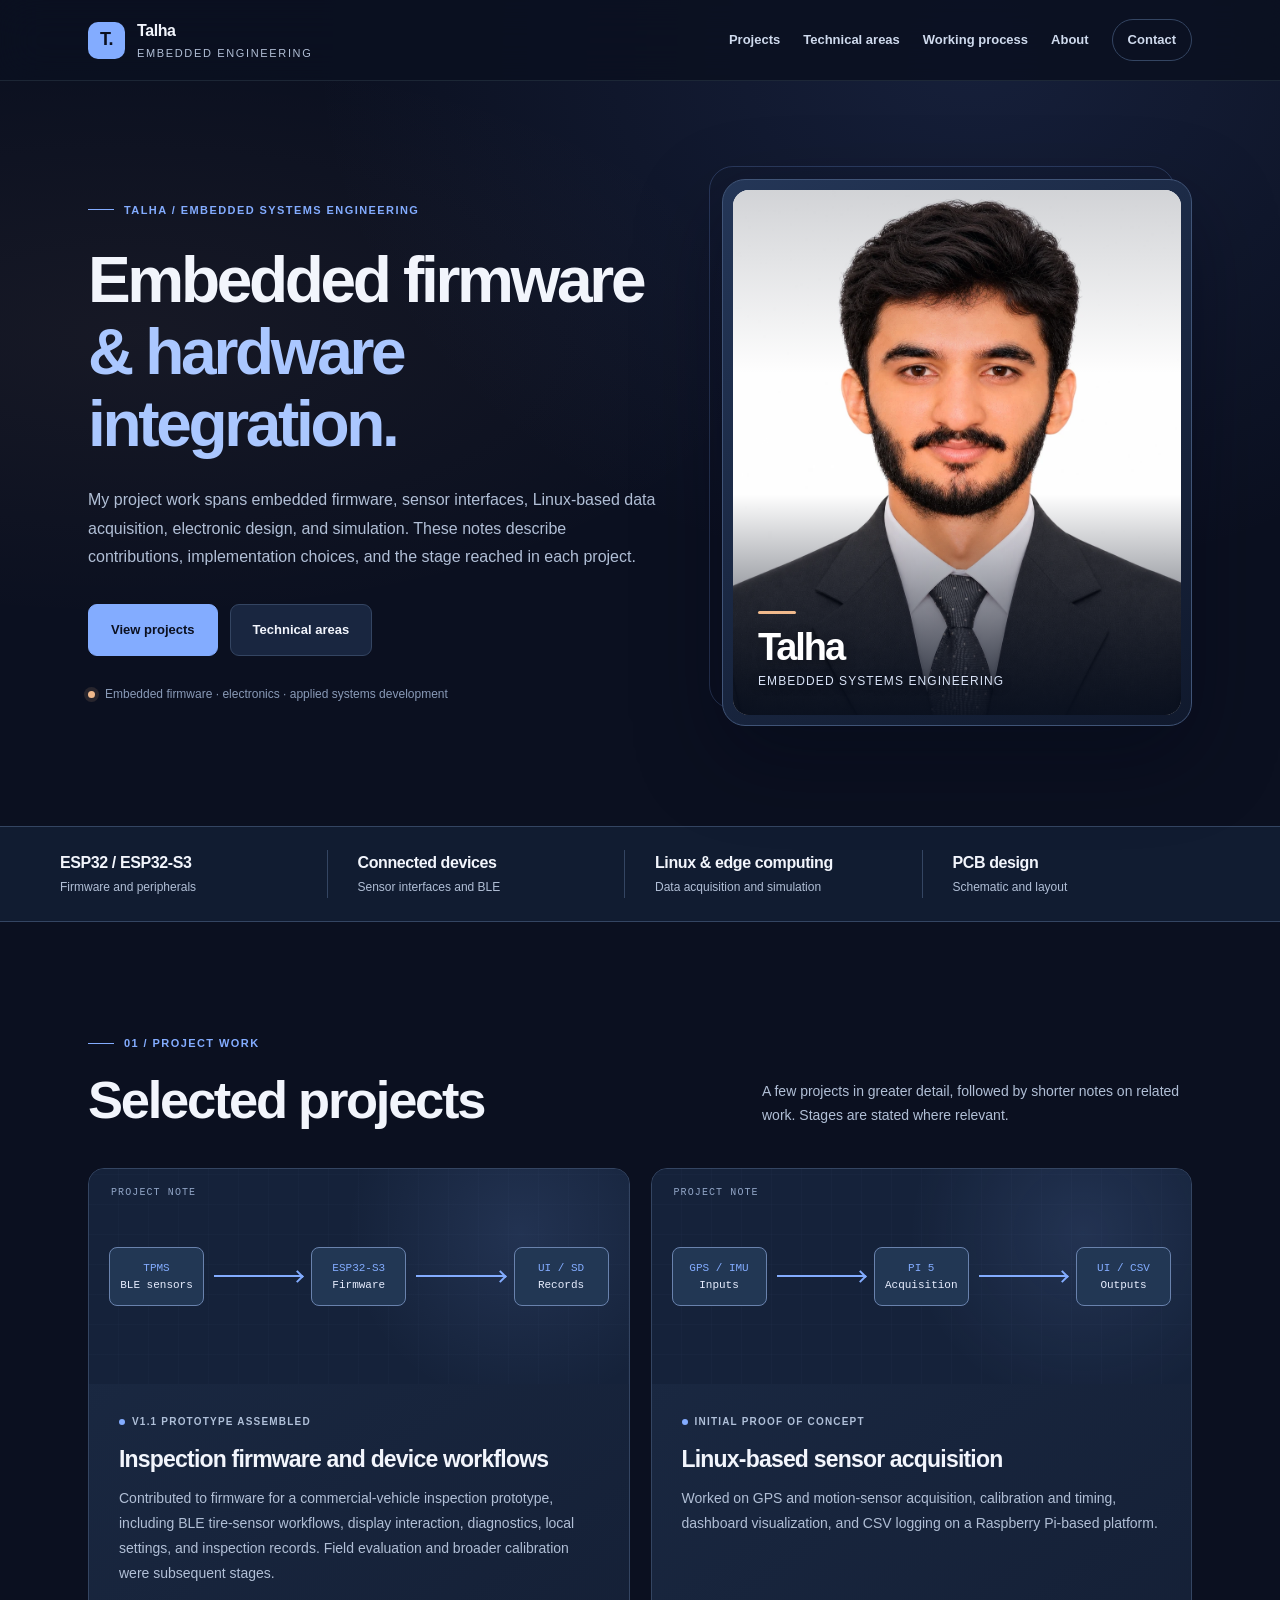
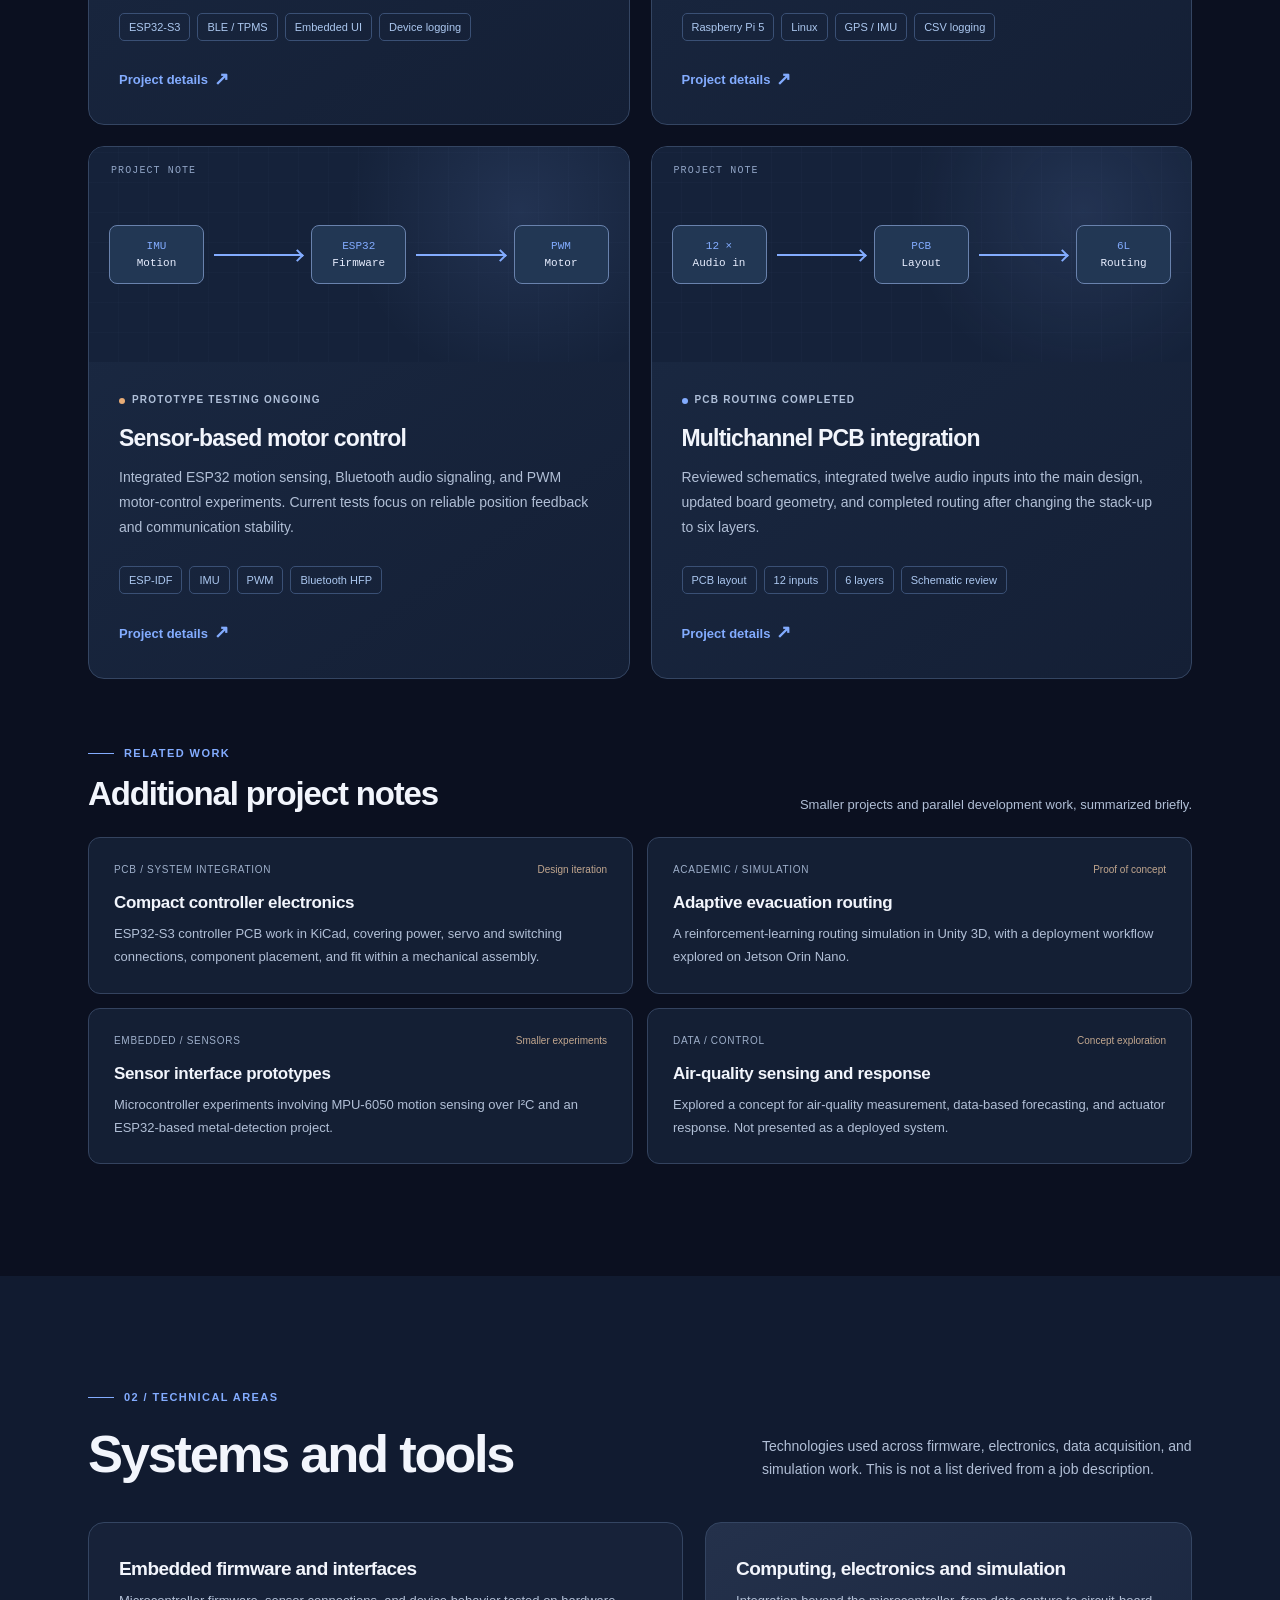
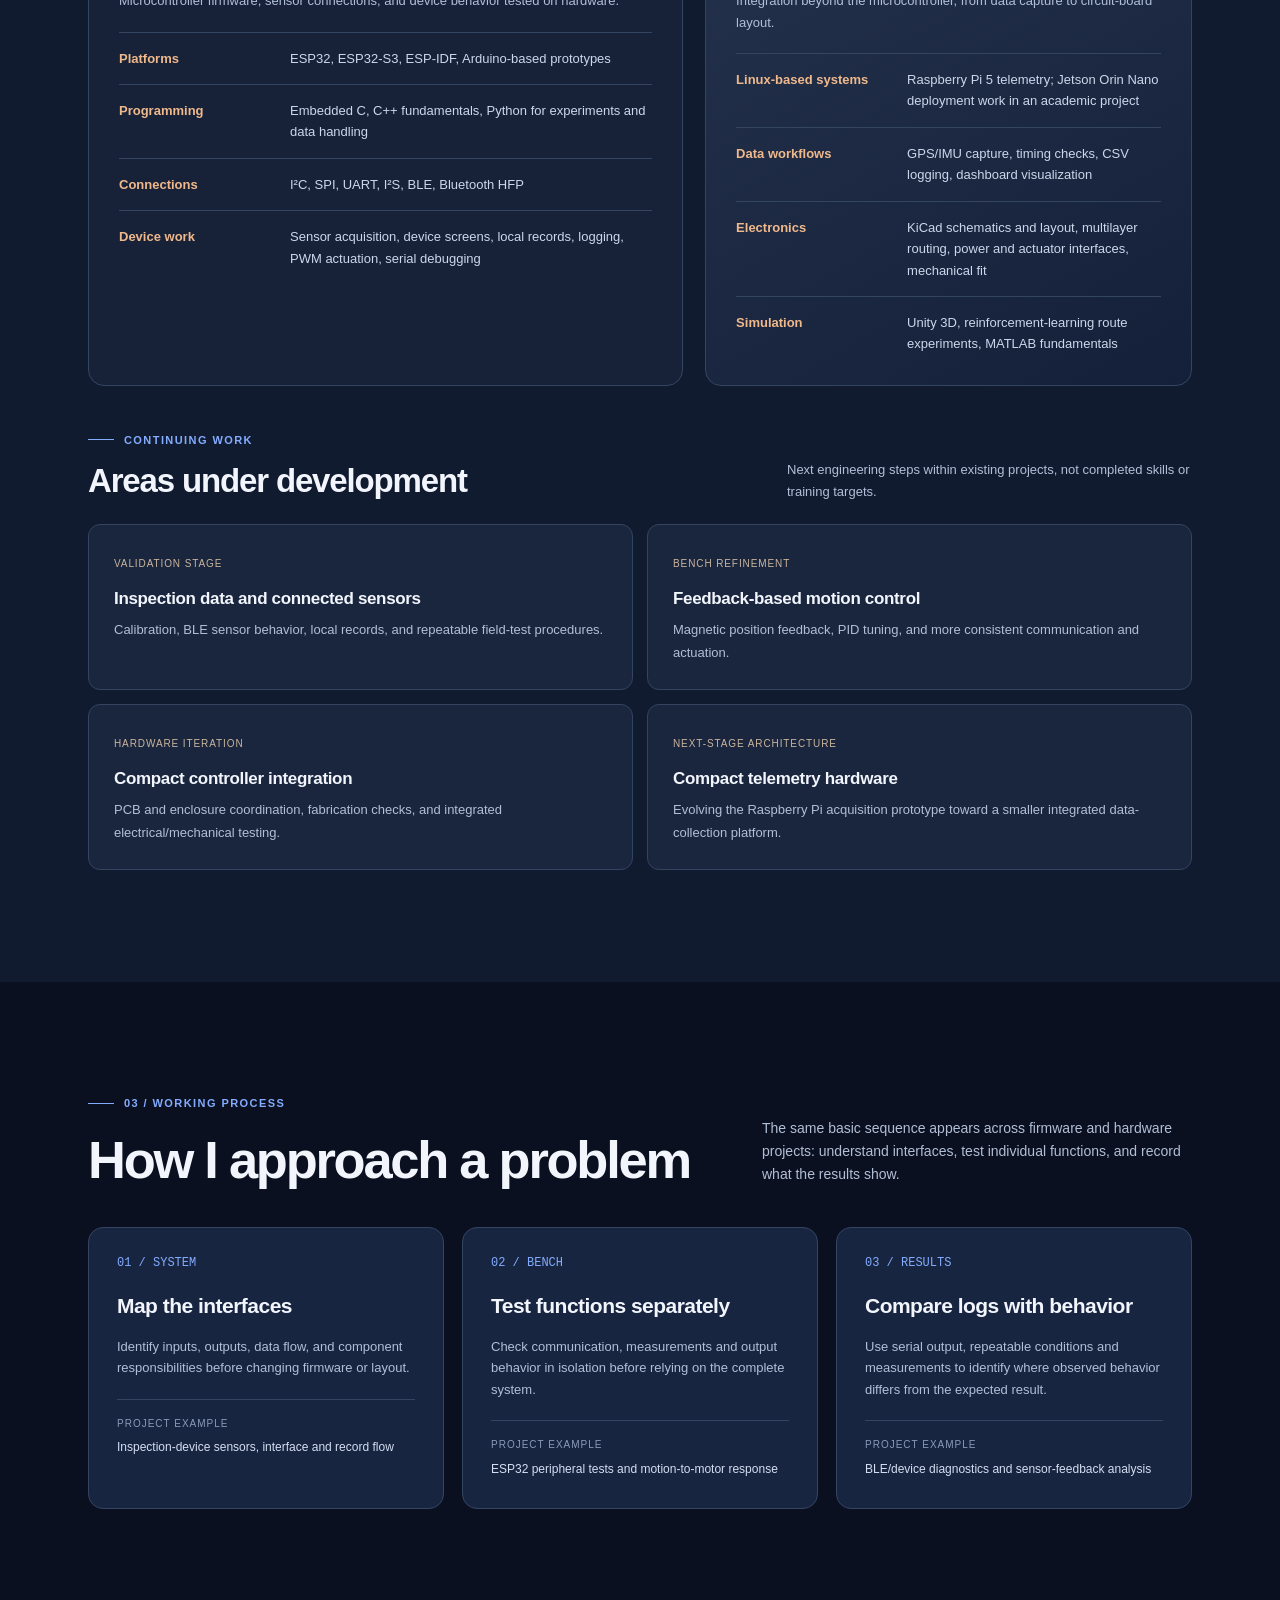
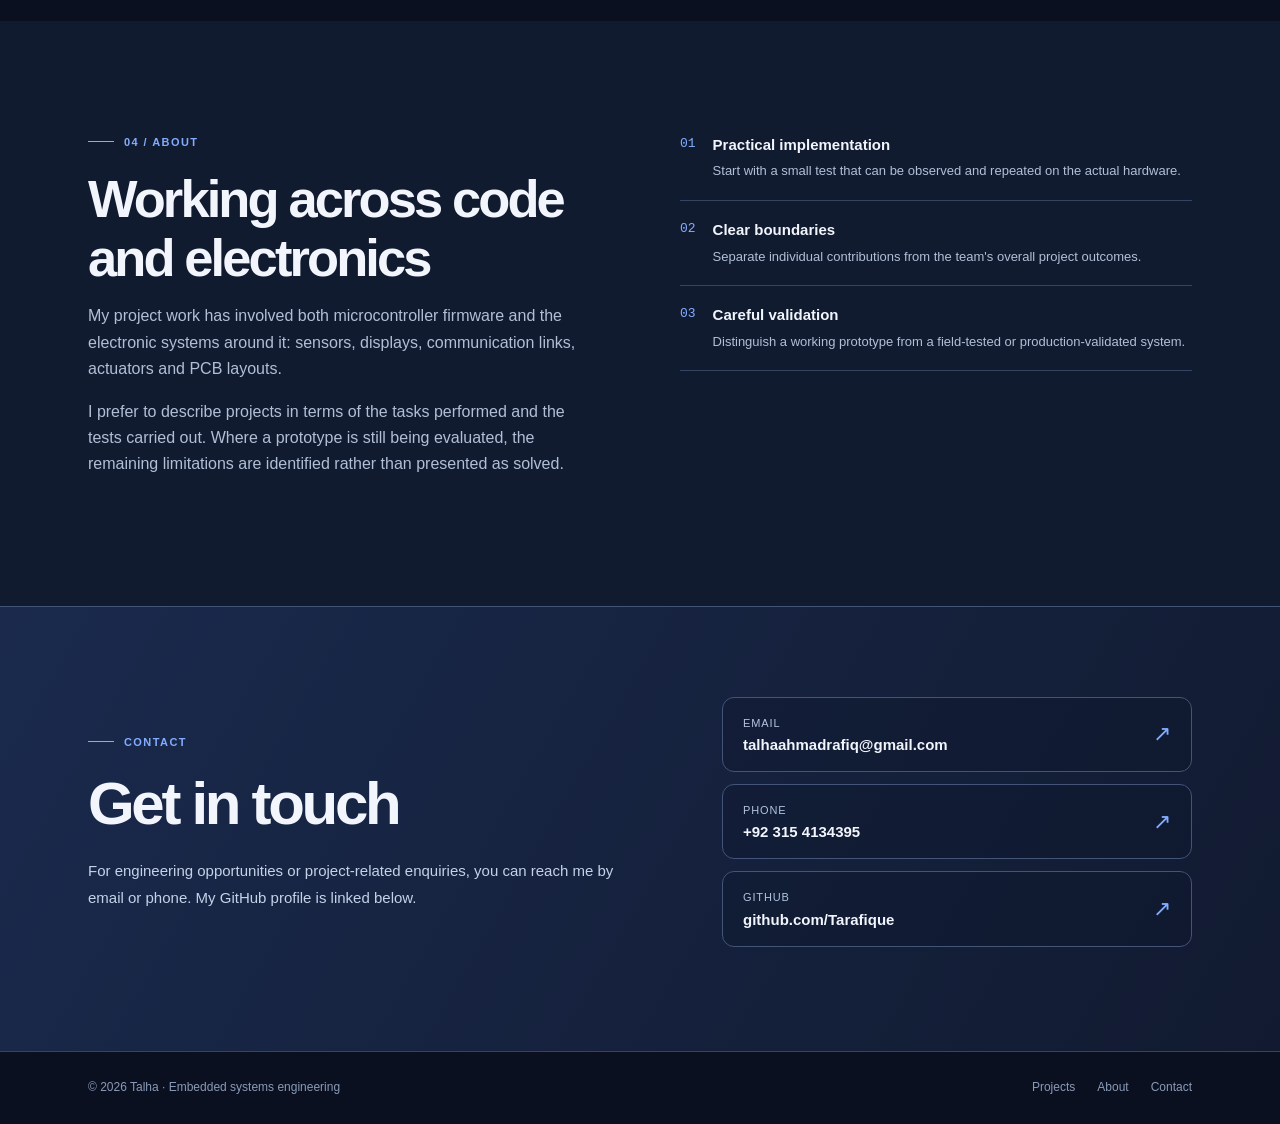
<file: index.html>
<!DOCTYPE html><html lang="en"><head><meta charset="utf-8"/><meta name="viewport" content="width=device-width,initial-scale=1"/><meta name="theme-color" content="#0b1020"/><meta name="description" content="Selected project work in embedded firmware, connected sensing, electronics, telemetry, and simulation."/><title>Talha | Embedded Systems Engineering</title><link href="styles.css" rel="stylesheet"/><script defer src="script.js"></script></head><body><a class="skip-link" href="#main">Skip to content</a><header class="site-header"><nav class="container nav" aria-label="Main navigation">
  <a class="brand" href="index.html"><span class="brand-mark">T.</span><span>Talha <small>Embedded Engineering</small></span></a>
  <button class="menu-btn" aria-label="Toggle navigation" aria-expanded="false" data-menu-button>Menu ☰</button>
  <div class="nav-links" data-nav-links><a href="index.html#projects">Projects</a><a href="index.html#skills">Technical areas</a><a href="index.html#methods">Working process</a><a href="index.html#about">About</a><a class="nav-cta" href="index.html#contact">Contact</a></div>
</nav></header>
<main id="main">
<section class="hero"><div class="container hero-grid"><div class="hero-copy">
 <div class="eyebrow">Talha / Embedded Systems Engineering</div>
 <h1>Embedded firmware <em>&amp; hardware integration.</em></h1>
 <p>My project work spans embedded firmware, sensor interfaces, Linux-based data acquisition, electronic design, and simulation. These notes describe contributions, implementation choices, and the stage reached in each project.</p>
 <div class="hero-actions"><a class="btn btn-primary" href="#projects">View projects</a><a class="btn btn-secondary" href="#skills">Technical areas</a></div>
 <div class="hero-note">Embedded firmware · electronics · applied systems development</div>
</div><figure aria-label="Portrait of Talha" class="hero-portrait"><div class="hero-portrait-frame">
 <img alt="Talha in a formal suit against a white background" decoding="async" fetchpriority="high" height="1254" src="talha-portrait.webp" width="1254"/>
 <figcaption class="hero-portrait-caption"><span aria-hidden="true" class="hero-portrait-rule"></span><span class="hero-portrait-name">Talha</span><span class="hero-portrait-role">Embedded Systems Engineering</span></figcaption>
</div></figure></div></section>
<section class="strip"><div class="container strip-grid">
 <div><strong>ESP32 / ESP32-S3</strong>Firmware and peripherals</div>
 <div><strong>Connected devices</strong>Sensor interfaces and BLE</div>
 <div><strong>Linux &amp; edge computing</strong>Data acquisition and simulation</div>
 <div><strong>PCB design</strong>Schematic and layout</div>
</div></section>
<section class="section" id="projects"><div class="container"><div class="section-heading"><div><div class="eyebrow">01 / Project work</div><h2 class="section-title">Selected projects</h2></div><p class="section-intro">A few projects in greater detail, followed by shorter notes on related work. Stages are stated where relevant.</p></div><div class="project-grid">
<article class="project-card"><div class="project-art" aria-hidden="true"><div class="art-flow"><div class="node"><b>TPMS</b>BLE sensors</div><div class="wire"></div><div class="node"><b>ESP32-S3</b>Firmware</div><div class="wire"></div><div class="node"><b>UI / SD</b>Records</div></div></div><div class="project-content"><div class="status done">V1.1 prototype assembled</div><h3>Inspection firmware and device workflows</h3><p>Contributed to firmware for a commercial-vehicle inspection prototype, including BLE tire-sensor workflows, display interaction, diagnostics, local settings, and inspection records. Field evaluation and broader calibration were subsequent stages.</p><div class="tags"><span>ESP32-S3</span><span>BLE / TPMS</span><span>Embedded UI</span><span>Device logging</span></div><a class="project-link" href="project-01.html">Project details</a></div></article><article class="project-card"><div class="project-art" aria-hidden="true"><div class="art-flow"><div class="node"><b>GPS / IMU</b>Inputs</div><div class="wire"></div><div class="node"><b>PI 5</b>Acquisition</div><div class="wire"></div><div class="node"><b>UI / CSV</b>Outputs</div></div></div><div class="project-content"><div class="status done">Initial proof of concept</div><h3>Linux-based sensor acquisition</h3><p>Worked on GPS and motion-sensor acquisition, calibration and timing, dashboard visualization, and CSV logging on a Raspberry Pi-based platform.</p><div class="tags"><span>Raspberry Pi 5</span><span>Linux</span><span>GPS / IMU</span><span>CSV logging</span></div><a class="project-link" href="project-02.html">Project details</a></div></article><article class="project-card"><div class="project-art" aria-hidden="true"><div class="art-flow"><div class="node"><b>IMU</b>Motion</div><div class="wire"></div><div class="node"><b>ESP32</b>Firmware</div><div class="wire"></div><div class="node"><b>PWM</b>Motor</div></div></div><div class="project-content"><div class="status">Prototype testing ongoing</div><h3>Sensor-based motor control</h3><p>Integrated ESP32 motion sensing, Bluetooth audio signaling, and PWM motor-control experiments. Current tests focus on reliable position feedback and communication stability.</p><div class="tags"><span>ESP-IDF</span><span>IMU</span><span>PWM</span><span>Bluetooth HFP</span></div><a class="project-link" href="project-03.html">Project details</a></div></article><article class="project-card"><div class="project-art" aria-hidden="true"><div class="art-flow"><div class="node"><b>12 ×</b>Audio in</div><div class="wire"></div><div class="node"><b>PCB</b>Layout</div><div class="wire"></div><div class="node"><b>6L</b>Routing</div></div></div><div class="project-content"><div class="status done">PCB routing completed</div><h3>Multichannel PCB integration</h3><p>Reviewed schematics, integrated twelve audio inputs into the main design, updated board geometry, and completed routing after changing the stack-up to six layers.</p><div class="tags"><span>PCB layout</span><span>12 inputs</span><span>6 layers</span><span>Schematic review</span></div><a class="project-link" href="project-04.html">Project details</a></div></article></div>
<div class="other-work-heading">
  <div><div class="eyebrow">Related work</div><h3>Additional project notes</h3></div>
  <p>Smaller projects and parallel development work, summarized briefly.</p>
</div>
<div class="other-work-grid">
  <article class="other-work-card"><div class="other-top"><span>PCB / SYSTEM INTEGRATION</span><span>Design iteration</span></div><h4>Compact controller electronics</h4><p>ESP32-S3 controller PCB work in KiCad, covering power, servo and switching connections, component placement, and fit within a mechanical assembly.</p></article>
  <article class="other-work-card"><div class="other-top"><span>ACADEMIC / SIMULATION</span><span>Proof of concept</span></div><h4>Adaptive evacuation routing</h4><p>A reinforcement-learning routing simulation in Unity 3D, with a deployment workflow explored on Jetson Orin Nano.</p></article>
  <article class="other-work-card"><div class="other-top"><span>EMBEDDED / SENSORS</span><span>Smaller experiments</span></div><h4>Sensor interface prototypes</h4><p>Microcontroller experiments involving MPU-6050 motion sensing over I²C and an ESP32-based metal-detection project.</p></article>
  <article class="other-work-card"><div class="other-top"><span>DATA / CONTROL</span><span>Concept exploration</span></div><h4>Air-quality sensing and response</h4><p>Explored a concept for air-quality measurement, data-based forecasting, and actuator response. Not presented as a deployed system.</p></article>
</div></div></section>
<section class="section alt" id="skills"><div class="container">
<div class="section-heading"><div><div class="eyebrow">02 / Technical areas</div><h2 class="section-title">Systems and tools</h2></div><p class="section-intro">Technologies used across firmware, electronics, data acquisition, and simulation work. This is not a list derived from a job description.</p></div>
<div class="skill-layout">
  <div class="skill-panel"><h3>Embedded firmware and interfaces</h3><p>Microcontroller firmware, sensor connections, and device behavior tested on hardware.</p><div class="skill-rows">
    <div class="skill-row"><div class="skill-label">Platforms</div><div class="skill-desc">ESP32, ESP32-S3, ESP-IDF, Arduino-based prototypes</div></div>
    <div class="skill-row"><div class="skill-label">Programming</div><div class="skill-desc">Embedded C, C++ fundamentals, Python for experiments and data handling</div></div>
    <div class="skill-row"><div class="skill-label">Connections</div><div class="skill-desc">I²C, SPI, UART, I²S, BLE, Bluetooth HFP</div></div>
    <div class="skill-row"><div class="skill-label">Device work</div><div class="skill-desc">Sensor acquisition, device screens, local records, logging, PWM actuation, serial debugging</div></div>
  </div></div>
  <div class="skill-panel accent"><h3>Computing, electronics and simulation</h3><p>Integration beyond the microcontroller, from data capture to circuit-board layout.</p><div class="skill-rows">
    <div class="skill-row"><div class="skill-label">Linux-based systems</div><div class="skill-desc">Raspberry Pi 5 telemetry; Jetson Orin Nano deployment work in an academic project</div></div>
    <div class="skill-row"><div class="skill-label">Data workflows</div><div class="skill-desc">GPS/IMU capture, timing checks, CSV logging, dashboard visualization</div></div>
    <div class="skill-row"><div class="skill-label">Electronics</div><div class="skill-desc">KiCad schematics and layout, multilayer routing, power and actuator interfaces, mechanical fit</div></div>
    <div class="skill-row"><div class="skill-label">Simulation</div><div class="skill-desc">Unity 3D, reinforcement-learning route experiments, MATLAB fundamentals</div></div>
  </div></div>
</div>
<div class="focus-heading"><div><div class="eyebrow">Continuing work</div><h3>Areas under development</h3></div><p>Next engineering steps within existing projects, not completed skills or training targets.</p></div>
<div class="focus-grid">
  <div class="focus-item"><span class="focus-state">Validation stage</span><h4>Inspection data and connected sensors</h4><p>Calibration, BLE sensor behavior, local records, and repeatable field-test procedures.</p></div>
  <div class="focus-item"><span class="focus-state">Bench refinement</span><h4>Feedback-based motion control</h4><p>Magnetic position feedback, PID tuning, and more consistent communication and actuation.</p></div>
  <div class="focus-item"><span class="focus-state">Hardware iteration</span><h4>Compact controller integration</h4><p>PCB and enclosure coordination, fabrication checks, and integrated electrical/mechanical testing.</p></div>
  <div class="focus-item"><span class="focus-state">Next-stage architecture</span><h4>Compact telemetry hardware</h4><p>Evolving the Raspberry Pi acquisition prototype toward a smaller integrated data-collection platform.</p></div>
</div>
</div></section>
<section class="section" id="methods"><div class="container"><div class="section-heading"><div><div class="eyebrow">03 / Working process</div><h2 class="section-title">How I approach a problem</h2></div><p class="section-intro">The same basic sequence appears across firmware and hardware projects: understand interfaces, test individual functions, and record what the results show.</p></div><div class="roadmap">
<article class="roadmap-card"><div class="step">01 / SYSTEM</div><h3>Map the interfaces</h3><p>Identify inputs, outputs, data flow, and component responsibilities before changing firmware or layout.</p><div class="deliverable"><span>Project example</span>Inspection-device sensors, interface and record flow</div></article>
<article class="roadmap-card"><div class="step">02 / BENCH</div><h3>Test functions separately</h3><p>Check communication, measurements and output behavior in isolation before relying on the complete system.</p><div class="deliverable"><span>Project example</span>ESP32 peripheral tests and motion-to-motor response</div></article>
<article class="roadmap-card"><div class="step">03 / RESULTS</div><h3>Compare logs with behavior</h3><p>Use serial output, repeatable conditions and measurements to identify where observed behavior differs from the expected result.</p><div class="deliverable"><span>Project example</span>BLE/device diagnostics and sensor-feedback analysis</div></article>
</div></div></section>
<section class="section alt" id="about"><div class="container about-grid"><div><div class="eyebrow">04 / About</div><h2 class="section-title">Working across code and electronics</h2><p>My project work has involved both microcontroller firmware and the electronic systems around it: sensors, displays, communication links, actuators and PCB layouts.</p><p>I prefer to describe projects in terms of the tasks performed and the tests carried out. Where a prototype is still being evaluated, the remaining limitations are identified rather than presented as solved.</p></div><div class="principles">
<div class="principle"><div class="number">01</div><div><h4>Practical implementation</h4><p>Start with a small test that can be observed and repeated on the actual hardware.</p></div></div>
<div class="principle"><div class="number">02</div><div><h4>Clear boundaries</h4><p>Separate individual contributions from the team's overall project outcomes.</p></div></div>
<div class="principle"><div class="number">03</div><div><h4>Careful validation</h4><p>Distinguish a working prototype from a field-tested or production-validated system.</p></div></div>
</div></div></section>
<section class="contact" id="contact">
  <div class="container contact-inner">
    <div class="contact-copy">
      <div class="eyebrow">Contact</div>
      <h2>Get in touch</h2>
      <p>For engineering opportunities or project-related enquiries, you can reach me by email or phone. My GitHub profile is linked below.</p>
    </div>
    <div class="contact-details" aria-label="Contact details">
      <a class="contact-item" href="mailto:talhaahmadrafiq@gmail.com">
        <span class="contact-item-text"><span class="contact-item-label">Email</span><span class="contact-item-value">talhaahmadrafiq@gmail.com</span></span>
        <span class="contact-item-arrow" aria-hidden="true">↗</span>
      </a>
      <a class="contact-item" href="tel:+923154134395">
        <span class="contact-item-text"><span class="contact-item-label">Phone</span><span class="contact-item-value">+92 315 4134395</span></span>
        <span class="contact-item-arrow" aria-hidden="true">↗</span>
      </a>
      <a class="contact-item" href="https://github.com/Tarafique" target="_blank" rel="noopener noreferrer">
        <span class="contact-item-text"><span class="contact-item-label">GitHub</span><span class="contact-item-value">github.com/Tarafique</span></span>
        <span class="contact-item-arrow" aria-hidden="true">↗</span>
      </a>
    </div>
  </div>
</section>
</main>
<footer class="site-footer"><div class="container footer-grid"><span>© <span id="year">2026</span> Talha · Embedded systems engineering</span><div class="footer-links"><a href="index.html#projects">Projects</a><a href="index.html#about">About</a><a href="index.html#contact">Contact</a></div></div></footer><script>document.getElementById('year').textContent=new Date().getFullYear()</script></body></html>
</file>
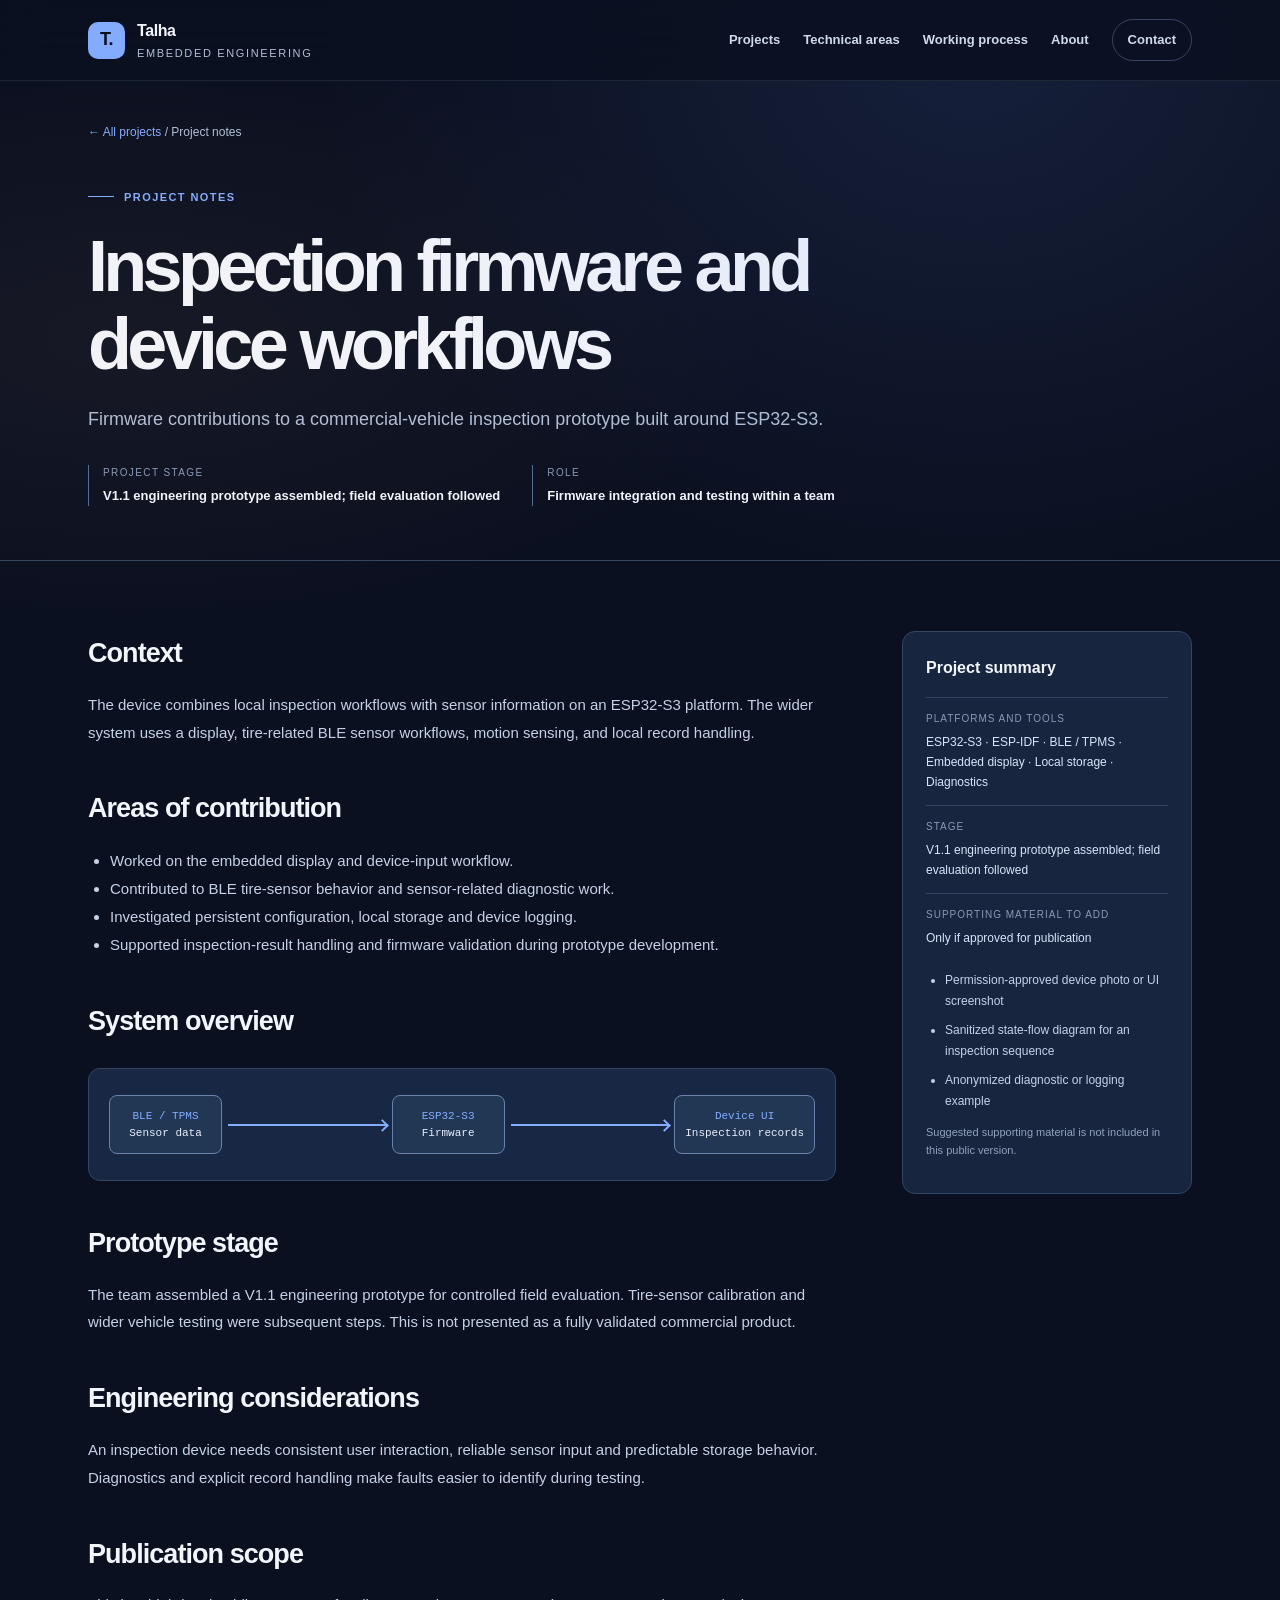
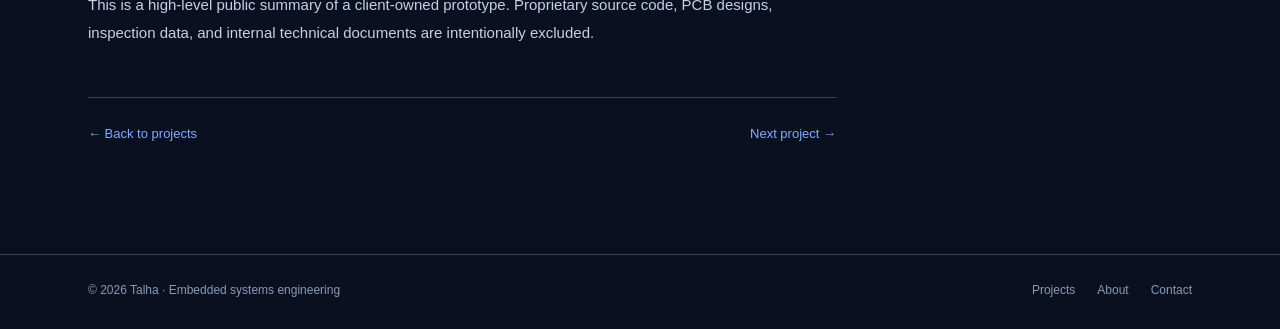
<file: project-01.html>
<!DOCTYPE html><html lang="en"><head><meta charset="utf-8"/><meta name="viewport" content="width=device-width,initial-scale=1"/><meta name="theme-color" content="#0b1020"/><meta name="description" content="Firmware contributions to a commercial-vehicle inspection prototype built around ESP32-S3."/><title>Inspection firmware and device workflows | Talha</title><link href="styles.css" rel="stylesheet"/><script defer src="script.js"></script></head><body><a class="skip-link" href="#main">Skip to content</a><header class="site-header"><nav class="container nav" aria-label="Main navigation">
  <a class="brand" href="index.html"><span class="brand-mark">T.</span><span>Talha <small>Embedded Engineering</small></span></a>
  <button class="menu-btn" aria-label="Toggle navigation" aria-expanded="false" data-menu-button>Menu ☰</button>
  <div class="nav-links" data-nav-links><a href="index.html#projects">Projects</a><a href="index.html#skills">Technical areas</a><a href="index.html#methods">Working process</a><a href="index.html#about">About</a><a class="nav-cta" href="index.html#contact">Contact</a></div>
</nav></header><main id="main"><div class="container"><div class="breadcrumbs"><a href="index.html#projects">← All projects</a> / Project notes</div></div><section class="case-hero"><div class="container"><div class="eyebrow">Project notes</div><h1>Inspection firmware and device workflows</h1><p class="lede">Firmware contributions to a commercial-vehicle inspection prototype built around ESP32-S3.</p><div class="case-meta"><div><small>Project stage</small><strong>V1.1 engineering prototype assembled; field evaluation followed</strong></div><div><small>Role</small><strong>Firmware integration and testing within a team</strong></div></div></div></section><div class="container case-body"><main><h2>Context</h2><p>The device combines local inspection workflows with sensor information on an ESP32-S3 platform. The wider system uses a display, tire-related BLE sensor workflows, motion sensing, and local record handling.</p><h2>Areas of contribution</h2><ul><li>Worked on the embedded display and device-input workflow.</li><li>Contributed to BLE tire-sensor behavior and sensor-related diagnostic work.</li><li>Investigated persistent configuration, local storage and device logging.</li><li>Supported inspection-result handling and firmware validation during prototype development.</li></ul><h2>System overview</h2><div class="case-diagram"><div class="node"><b>BLE / TPMS</b>Sensor data</div><div class="wire"></div><div class="node"><b>ESP32-S3</b>Firmware</div><div class="wire"></div><div class="node"><b>Device UI</b>Inspection records</div></div><h2>Prototype stage</h2><p>The team assembled a V1.1 engineering prototype for controlled field evaluation. Tire-sensor calibration and wider vehicle testing were subsequent steps. This is not presented as a fully validated commercial product.</p><h2>Engineering considerations</h2><p>An inspection device needs consistent user interaction, reliable sensor input and predictable storage behavior. Diagnostics and explicit record handling make faults easier to identify during testing.</p><h2>Publication scope</h2><p>This is a high-level public summary of a client-owned prototype. Proprietary source code, PCB designs, inspection data, and internal technical documents are intentionally excluded.</p><div class="back-next"><a href="index.html#projects">← Back to projects</a><a href="project-02.html">Next project →</a></div></main><aside class="case-sidebar" aria-label="Project details"><h3>Project summary</h3><div class="fact"><small>Platforms and tools</small><span>ESP32-S3 · ESP-IDF · BLE / TPMS · Embedded display · Local storage · Diagnostics</span></div><div class="fact"><small>Stage</small><span>V1.1 engineering prototype assembled; field evaluation followed</span></div><div class="fact"><small>Supporting material to add</small><span>Only if approved for publication</span></div><ul class="evidence-list"><li>Permission-approved device photo or UI screenshot</li><li>Sanitized state-flow diagram for an inspection sequence</li><li>Anonymized diagnostic or logging example</li></ul><p class="fineprint">Suggested supporting material is not included in this public version.</p></aside></div></main><footer class="site-footer"><div class="container footer-grid"><span>© <span id="year">2026</span> Talha · Embedded systems engineering</span><div class="footer-links"><a href="index.html#projects">Projects</a><a href="index.html#about">About</a><a href="index.html#contact">Contact</a></div></div></footer></body></html>
</file>
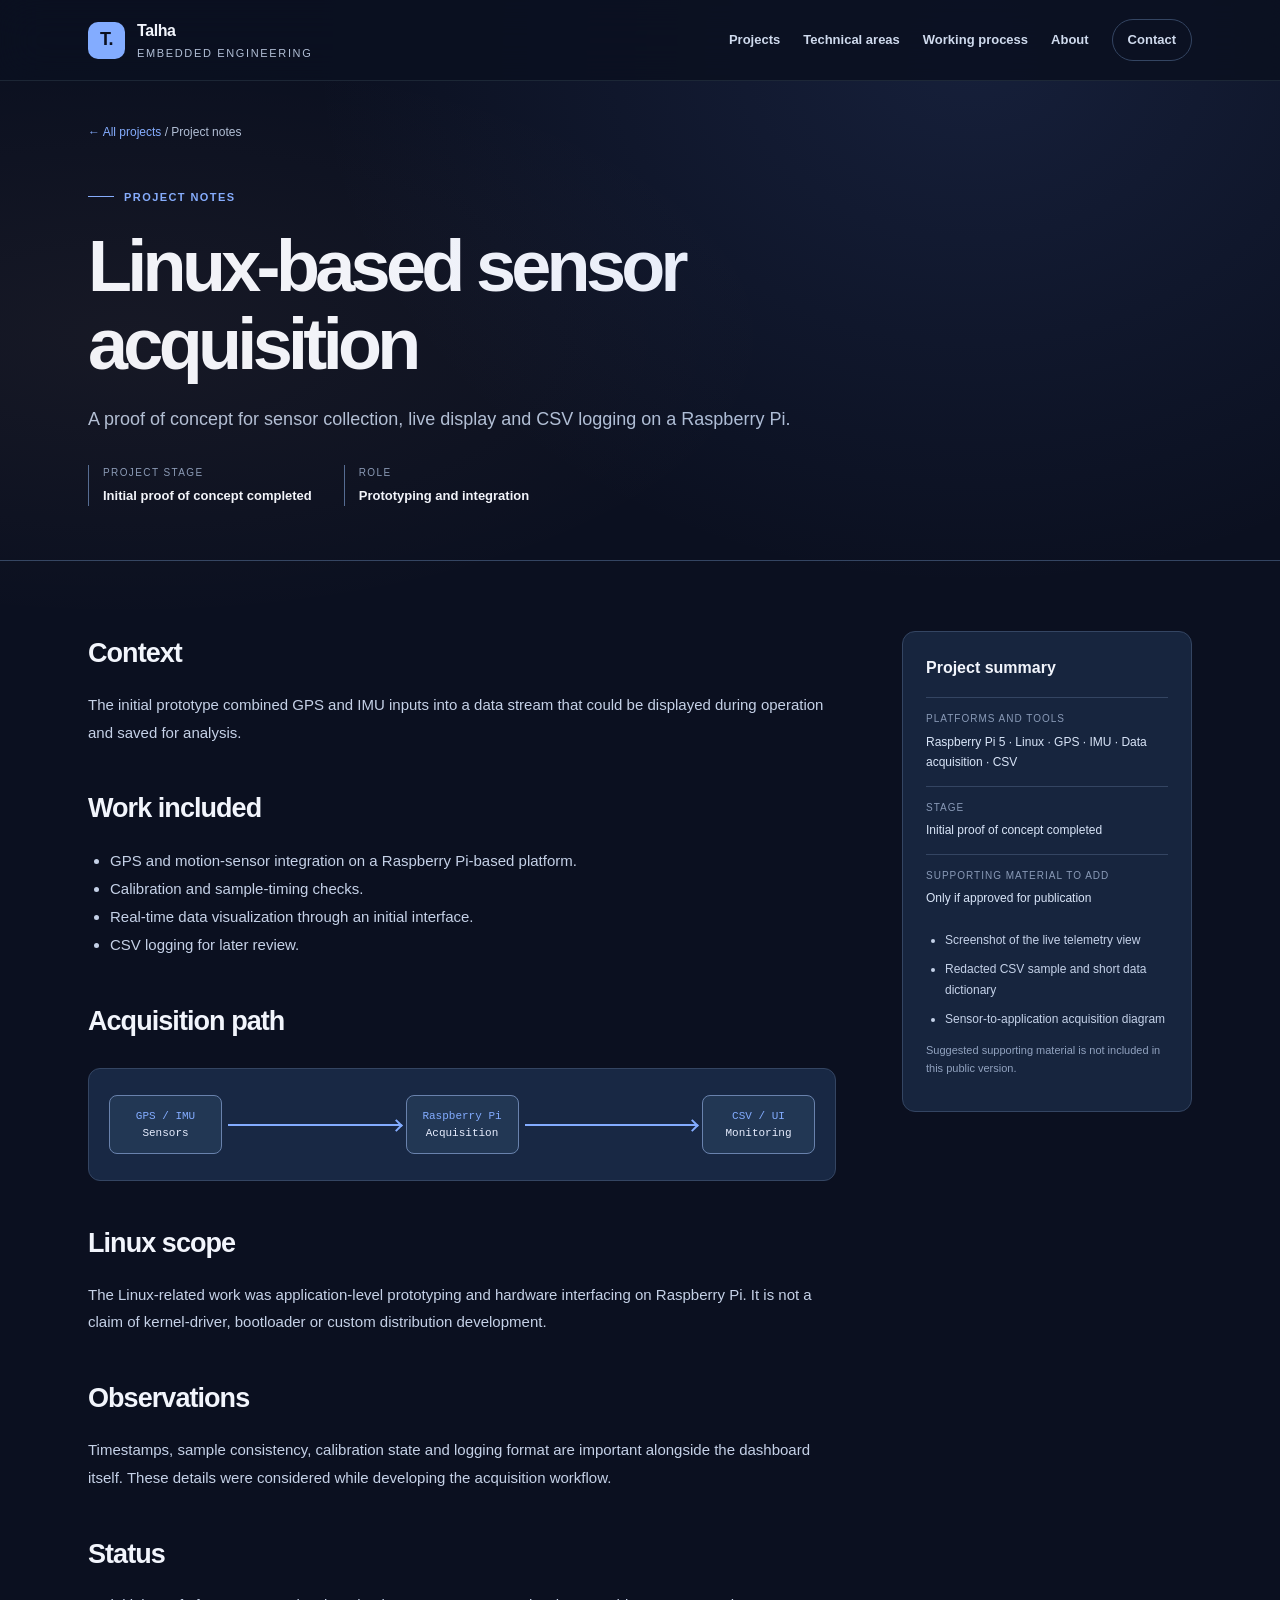
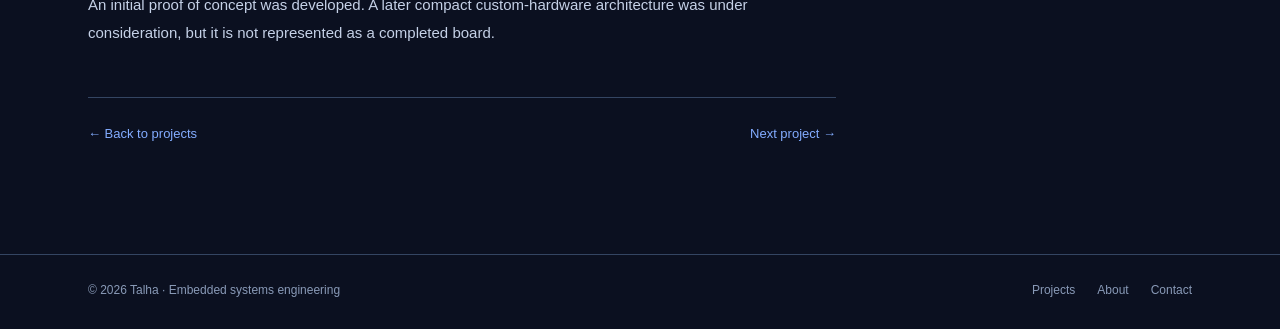
<file: project-02.html>
<!DOCTYPE html><html lang="en"><head><meta charset="utf-8"/><meta name="viewport" content="width=device-width,initial-scale=1"/><meta name="theme-color" content="#0b1020"/><meta name="description" content="A proof of concept for sensor collection, live display and CSV logging on a Raspberry Pi."/><title>Linux-based sensor acquisition | Talha</title><link href="styles.css" rel="stylesheet"/><script defer src="script.js"></script></head><body><a class="skip-link" href="#main">Skip to content</a><header class="site-header"><nav class="container nav" aria-label="Main navigation">
  <a class="brand" href="index.html"><span class="brand-mark">T.</span><span>Talha <small>Embedded Engineering</small></span></a>
  <button class="menu-btn" aria-label="Toggle navigation" aria-expanded="false" data-menu-button>Menu ☰</button>
  <div class="nav-links" data-nav-links><a href="index.html#projects">Projects</a><a href="index.html#skills">Technical areas</a><a href="index.html#methods">Working process</a><a href="index.html#about">About</a><a class="nav-cta" href="index.html#contact">Contact</a></div>
</nav></header><main id="main"><div class="container"><div class="breadcrumbs"><a href="index.html#projects">← All projects</a> / Project notes</div></div><section class="case-hero"><div class="container"><div class="eyebrow">Project notes</div><h1>Linux-based sensor acquisition</h1><p class="lede">A proof of concept for sensor collection, live display and CSV logging on a Raspberry Pi.</p><div class="case-meta"><div><small>Project stage</small><strong>Initial proof of concept completed</strong></div><div><small>Role</small><strong>Prototyping and integration</strong></div></div></div></section><div class="container case-body"><main><h2>Context</h2><p>The initial prototype combined GPS and IMU inputs into a data stream that could be displayed during operation and saved for analysis.</p><h2>Work included</h2><ul><li>GPS and motion-sensor integration on a Raspberry Pi-based platform.</li><li>Calibration and sample-timing checks.</li><li>Real-time data visualization through an initial interface.</li><li>CSV logging for later review.</li></ul><h2>Acquisition path</h2><div class="case-diagram"><div class="node"><b>GPS / IMU</b>Sensors</div><div class="wire"></div><div class="node"><b>Raspberry Pi</b>Acquisition</div><div class="wire"></div><div class="node"><b>CSV / UI</b>Monitoring</div></div><h2>Linux scope</h2><p>The Linux-related work was application-level prototyping and hardware interfacing on Raspberry Pi. It is not a claim of kernel-driver, bootloader or custom distribution development.</p><h2>Observations</h2><p>Timestamps, sample consistency, calibration state and logging format are important alongside the dashboard itself. These details were considered while developing the acquisition workflow.</p><h2>Status</h2><p>An initial proof of concept was developed. A later compact custom-hardware architecture was under consideration, but it is not represented as a completed board.</p><div class="back-next"><a href="index.html#projects">← Back to projects</a><a href="project-03.html">Next project →</a></div></main><aside class="case-sidebar" aria-label="Project details"><h3>Project summary</h3><div class="fact"><small>Platforms and tools</small><span>Raspberry Pi 5 · Linux · GPS · IMU · Data acquisition · CSV</span></div><div class="fact"><small>Stage</small><span>Initial proof of concept completed</span></div><div class="fact"><small>Supporting material to add</small><span>Only if approved for publication</span></div><ul class="evidence-list"><li>Screenshot of the live telemetry view</li><li>Redacted CSV sample and short data dictionary</li><li>Sensor-to-application acquisition diagram</li></ul><p class="fineprint">Suggested supporting material is not included in this public version.</p></aside></div></main><footer class="site-footer"><div class="container footer-grid"><span>© <span id="year">2026</span> Talha · Embedded systems engineering</span><div class="footer-links"><a href="index.html#projects">Projects</a><a href="index.html#about">About</a><a href="index.html#contact">Contact</a></div></div></footer></body></html>
</file>
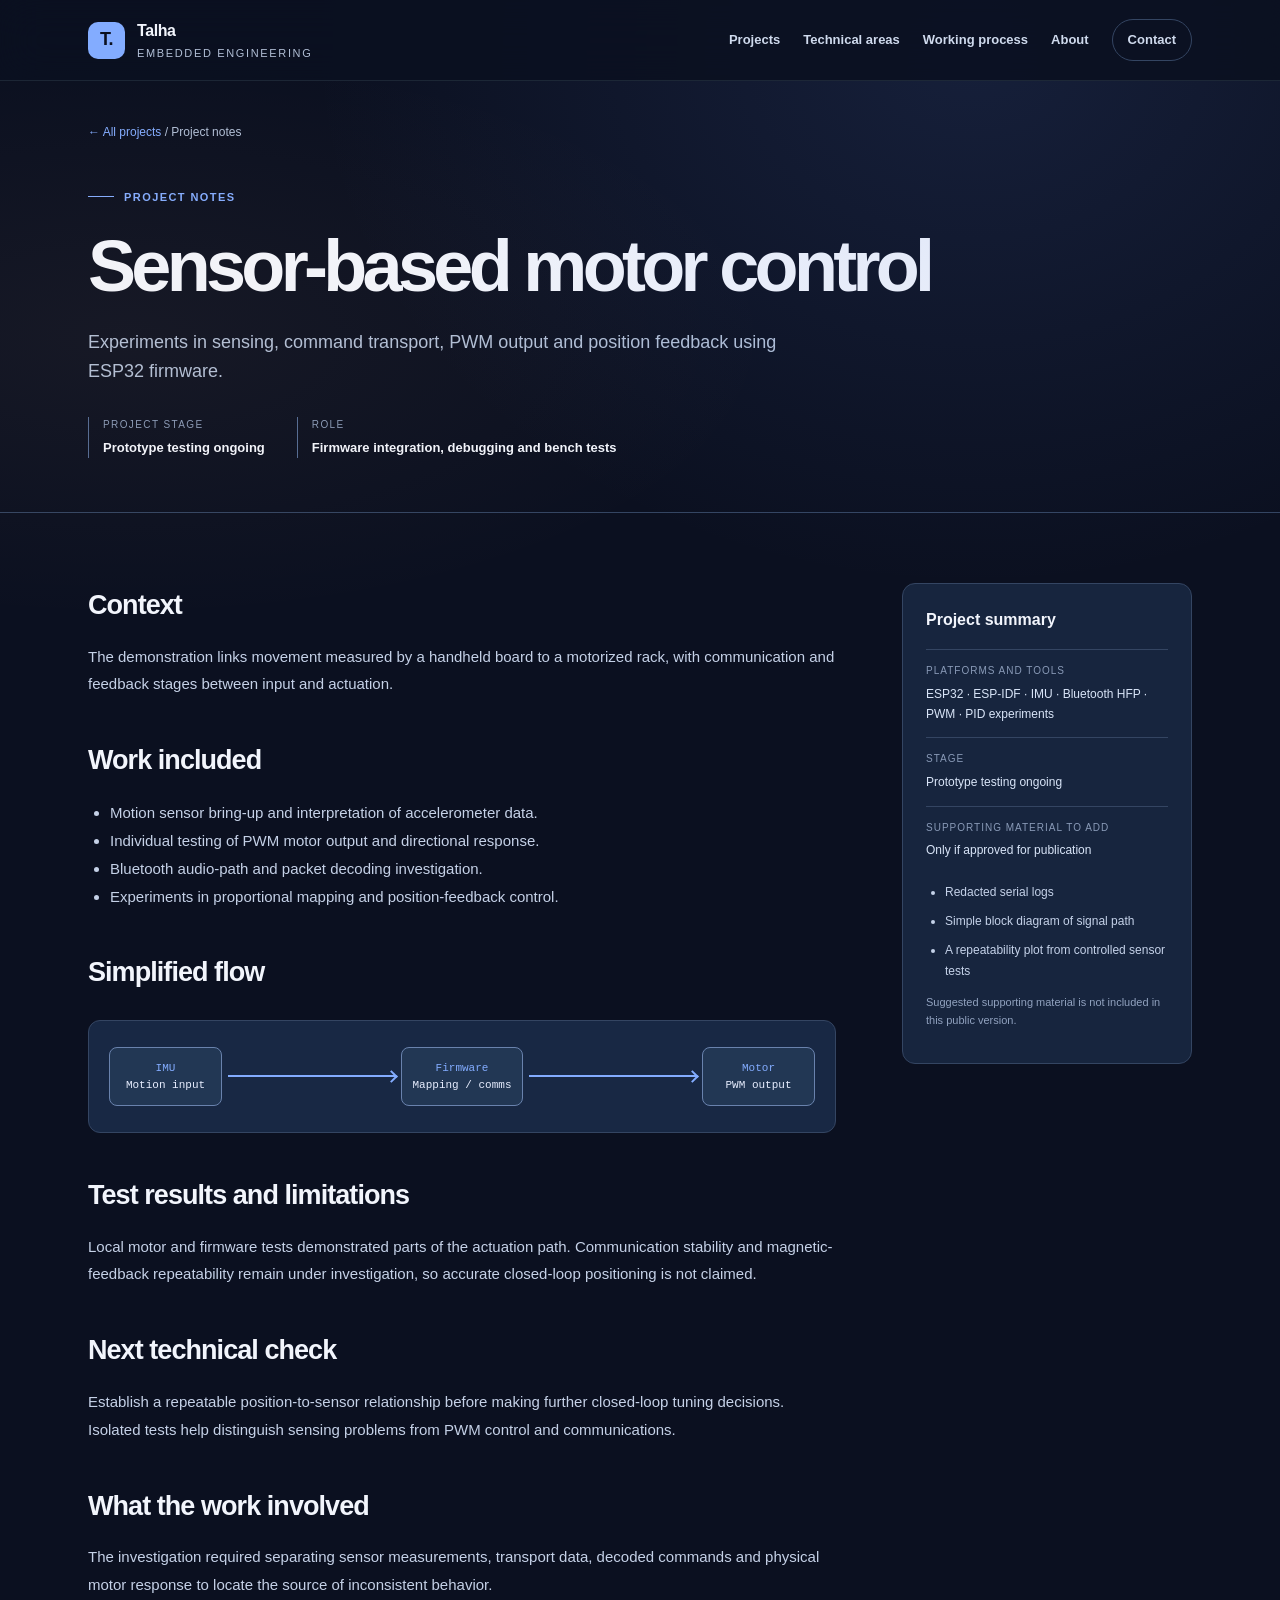
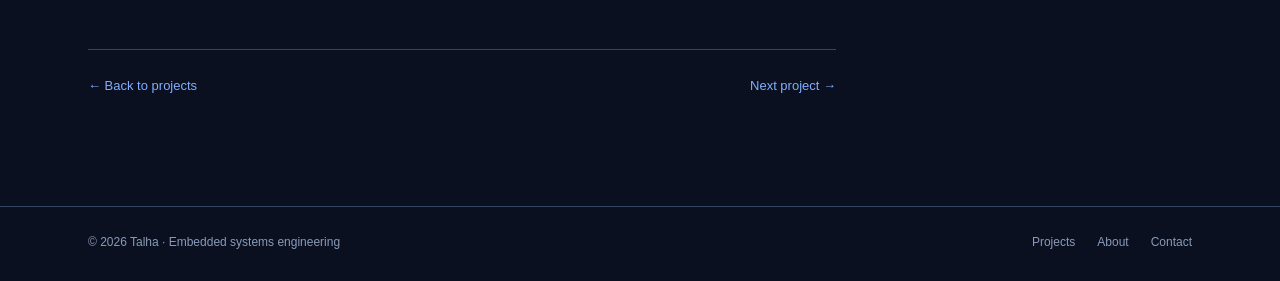
<file: project-03.html>
<!DOCTYPE html><html lang="en"><head><meta charset="utf-8"/><meta name="viewport" content="width=device-width,initial-scale=1"/><meta name="theme-color" content="#0b1020"/><meta name="description" content="Experiments in sensing, command transport, PWM output and position feedback using ESP32 firmware."/><title>Sensor-based motor control | Talha</title><link href="styles.css" rel="stylesheet"/><script defer src="script.js"></script></head><body><a class="skip-link" href="#main">Skip to content</a><header class="site-header"><nav class="container nav" aria-label="Main navigation">
  <a class="brand" href="index.html"><span class="brand-mark">T.</span><span>Talha <small>Embedded Engineering</small></span></a>
  <button class="menu-btn" aria-label="Toggle navigation" aria-expanded="false" data-menu-button>Menu ☰</button>
  <div class="nav-links" data-nav-links><a href="index.html#projects">Projects</a><a href="index.html#skills">Technical areas</a><a href="index.html#methods">Working process</a><a href="index.html#about">About</a><a class="nav-cta" href="index.html#contact">Contact</a></div>
</nav></header><main id="main"><div class="container"><div class="breadcrumbs"><a href="index.html#projects">← All projects</a> / Project notes</div></div><section class="case-hero"><div class="container"><div class="eyebrow">Project notes</div><h1>Sensor-based motor control</h1><p class="lede">Experiments in sensing, command transport, PWM output and position feedback using ESP32 firmware.</p><div class="case-meta"><div><small>Project stage</small><strong>Prototype testing ongoing</strong></div><div><small>Role</small><strong>Firmware integration, debugging and bench tests</strong></div></div></div></section><div class="container case-body"><main><h2>Context</h2><p>The demonstration links movement measured by a handheld board to a motorized rack, with communication and feedback stages between input and actuation.</p><h2>Work included</h2><ul><li>Motion sensor bring-up and interpretation of accelerometer data.</li><li>Individual testing of PWM motor output and directional response.</li><li>Bluetooth audio-path and packet decoding investigation.</li><li>Experiments in proportional mapping and position-feedback control.</li></ul><h2>Simplified flow</h2><div class="case-diagram"><div class="node"><b>IMU</b>Motion input</div><div class="wire"></div><div class="node"><b>Firmware</b>Mapping / comms</div><div class="wire"></div><div class="node"><b>Motor</b>PWM output</div></div><h2>Test results and limitations</h2><p>Local motor and firmware tests demonstrated parts of the actuation path. Communication stability and magnetic-feedback repeatability remain under investigation, so accurate closed-loop positioning is not claimed.</p><h2>Next technical check</h2><p>Establish a repeatable position-to-sensor relationship before making further closed-loop tuning decisions. Isolated tests help distinguish sensing problems from PWM control and communications.</p><h2>What the work involved</h2><p>The investigation required separating sensor measurements, transport data, decoded commands and physical motor response to locate the source of inconsistent behavior.</p><div class="back-next"><a href="index.html#projects">← Back to projects</a><a href="project-04.html">Next project →</a></div></main><aside class="case-sidebar" aria-label="Project details"><h3>Project summary</h3><div class="fact"><small>Platforms and tools</small><span>ESP32 · ESP-IDF · IMU · Bluetooth HFP · PWM · PID experiments</span></div><div class="fact"><small>Stage</small><span>Prototype testing ongoing</span></div><div class="fact"><small>Supporting material to add</small><span>Only if approved for publication</span></div><ul class="evidence-list"><li>Redacted serial logs</li><li>Simple block diagram of signal path</li><li>A repeatability plot from controlled sensor tests</li></ul><p class="fineprint">Suggested supporting material is not included in this public version.</p></aside></div></main><footer class="site-footer"><div class="container footer-grid"><span>© <span id="year">2026</span> Talha · Embedded systems engineering</span><div class="footer-links"><a href="index.html#projects">Projects</a><a href="index.html#about">About</a><a href="index.html#contact">Contact</a></div></div></footer></body></html>
</file>
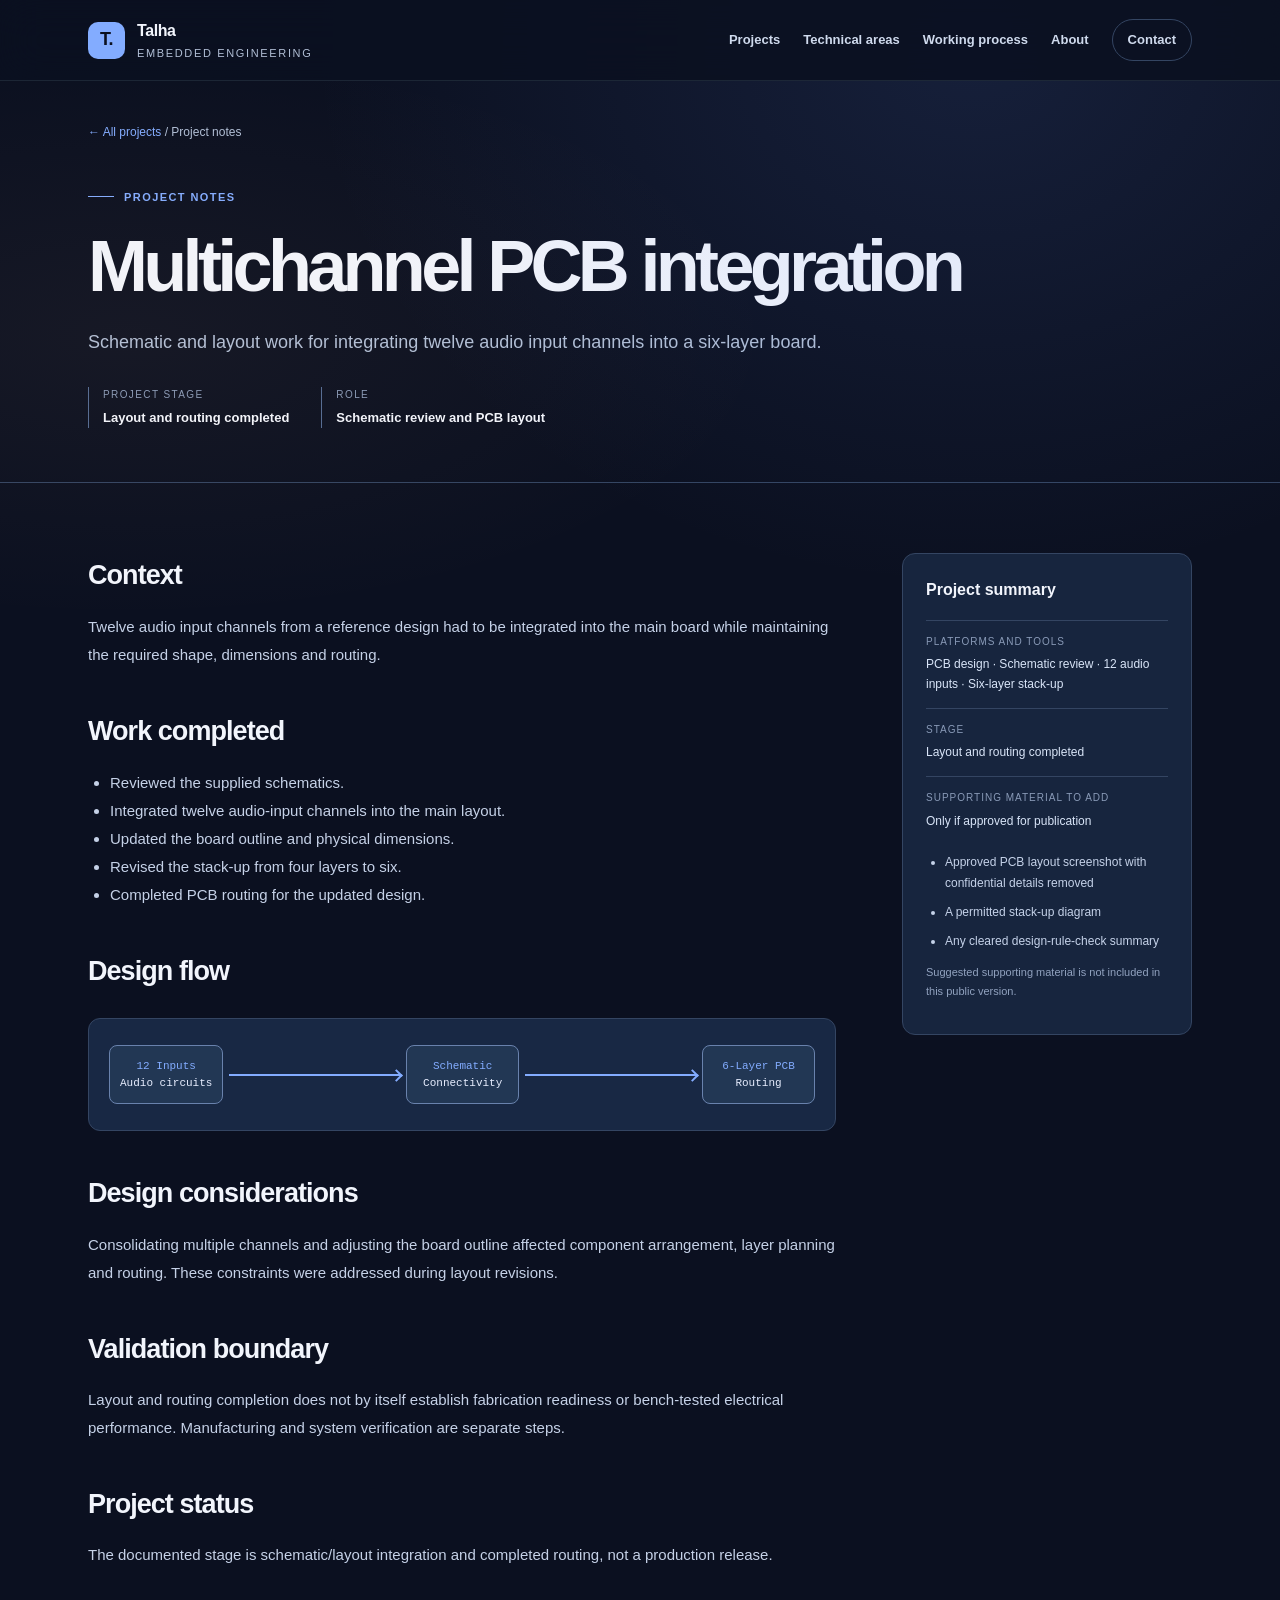
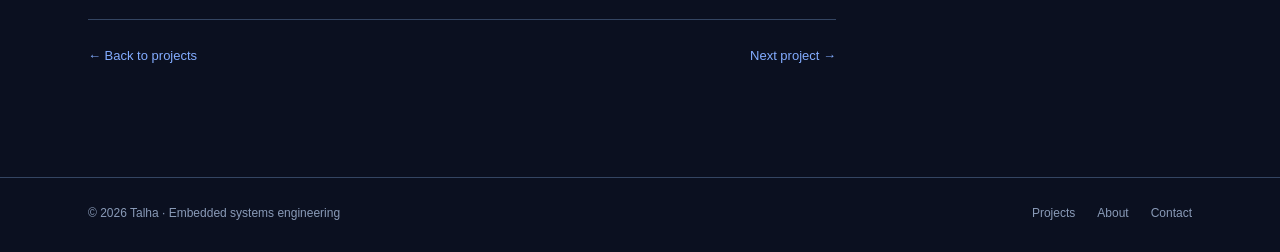
<file: project-04.html>
<!DOCTYPE html><html lang="en"><head><meta charset="utf-8"/><meta name="viewport" content="width=device-width,initial-scale=1"/><meta name="theme-color" content="#0b1020"/><meta name="description" content="Schematic and layout work for integrating twelve audio input channels into a six-layer board."/><title>Multichannel PCB integration | Talha</title><link href="styles.css" rel="stylesheet"/><script defer src="script.js"></script></head><body><a class="skip-link" href="#main">Skip to content</a><header class="site-header"><nav class="container nav" aria-label="Main navigation">
  <a class="brand" href="index.html"><span class="brand-mark">T.</span><span>Talha <small>Embedded Engineering</small></span></a>
  <button class="menu-btn" aria-label="Toggle navigation" aria-expanded="false" data-menu-button>Menu ☰</button>
  <div class="nav-links" data-nav-links><a href="index.html#projects">Projects</a><a href="index.html#skills">Technical areas</a><a href="index.html#methods">Working process</a><a href="index.html#about">About</a><a class="nav-cta" href="index.html#contact">Contact</a></div>
</nav></header><main id="main"><div class="container"><div class="breadcrumbs"><a href="index.html#projects">← All projects</a> / Project notes</div></div><section class="case-hero"><div class="container"><div class="eyebrow">Project notes</div><h1>Multichannel PCB integration</h1><p class="lede">Schematic and layout work for integrating twelve audio input channels into a six-layer board.</p><div class="case-meta"><div><small>Project stage</small><strong>Layout and routing completed</strong></div><div><small>Role</small><strong>Schematic review and PCB layout</strong></div></div></div></section><div class="container case-body"><main><h2>Context</h2><p>Twelve audio input channels from a reference design had to be integrated into the main board while maintaining the required shape, dimensions and routing.</p><h2>Work completed</h2><ul><li>Reviewed the supplied schematics.</li><li>Integrated twelve audio-input channels into the main layout.</li><li>Updated the board outline and physical dimensions.</li><li>Revised the stack-up from four layers to six.</li><li>Completed PCB routing for the updated design.</li></ul><h2>Design flow</h2><div class="case-diagram"><div class="node"><b>12 Inputs</b>Audio circuits</div><div class="wire"></div><div class="node"><b>Schematic</b>Connectivity</div><div class="wire"></div><div class="node"><b>6-Layer PCB</b>Routing</div></div><h2>Design considerations</h2><p>Consolidating multiple channels and adjusting the board outline affected component arrangement, layer planning and routing. These constraints were addressed during layout revisions.</p><h2>Validation boundary</h2><p>Layout and routing completion does not by itself establish fabrication readiness or bench-tested electrical performance. Manufacturing and system verification are separate steps.</p><h2>Project status</h2><p>The documented stage is schematic/layout integration and completed routing, not a production release.</p><div class="back-next"><a href="index.html#projects">← Back to projects</a><a href="project-01.html">Next project →</a></div></main><aside class="case-sidebar" aria-label="Project details"><h3>Project summary</h3><div class="fact"><small>Platforms and tools</small><span>PCB design · Schematic review · 12 audio inputs · Six-layer stack-up</span></div><div class="fact"><small>Stage</small><span>Layout and routing completed</span></div><div class="fact"><small>Supporting material to add</small><span>Only if approved for publication</span></div><ul class="evidence-list"><li>Approved PCB layout screenshot with confidential details removed</li><li>A permitted stack-up diagram</li><li>Any cleared design-rule-check summary</li></ul><p class="fineprint">Suggested supporting material is not included in this public version.</p></aside></div></main><footer class="site-footer"><div class="container footer-grid"><span>© <span id="year">2026</span> Talha · Embedded systems engineering</span><div class="footer-links"><a href="index.html#projects">Projects</a><a href="index.html#about">About</a><a href="index.html#contact">Contact</a></div></div></footer></body></html>
</file>
<file: styles.css>
:root{--bg:#0b1020;--bg2:#10182b;--panel:#172239;--panel2:#1d2b44;--border:#344562;--ink:#f2f5fc;--muted:#b1bfd6;--soft:#899ab7;--accent:#83acff;--accent2:#f0b98c;--warm:#e8ac76;--max:1160px;--radius:18px;--shadow:0 25px 70px rgba(0,0,0,.22)}*{box-sizing:border-box}html{scroll-behavior:smooth}body{margin:0;background:var(--bg);color:var(--ink);font-family:Inter,ui-sans-serif,-apple-system,BlinkMacSystemFont,'Segoe UI',sans-serif;line-height:1.65;-webkit-font-smoothing:antialiased}body:before{content:"";position:absolute;top:0;left:0;width:100%;height:840px;background:radial-gradient(ellipse at 80% 8%,rgba(131,172,255,.10),transparent 45%),radial-gradient(ellipse at 5% 35%,rgba(240,185,140,.05),transparent 40%);pointer-events:none}a{color:inherit;text-decoration:none}a:hover{color:var(--accent)}button{font:inherit}::selection{background:#83acff;color:#0b1020}.container{max-width:var(--max);padding:0 28px;margin:auto}.skip-link{position:absolute;left:16px;top:-50px;background:var(--accent);color:var(--bg);padding:8px 12px;z-index:50}.skip-link:focus{top:12px}.site-header{position:sticky;top:0;z-index:20;backdrop-filter:blur(20px);background:rgba(11,16,32,.88);border-bottom:1px solid rgba(120,155,160,.16)}.nav{display:flex;align-items:center;justify-content:space-between;min-height:80px;gap:20px}.brand{display:inline-flex;gap:12px;align-items:center;font-weight:700;letter-spacing:-.025em}.brand-mark{width:37px;height:37px;background:var(--accent);color:var(--bg);border-radius:10px;display:grid;place-items:center;font-size:18px;font-weight:800}.brand small{display:block;font-size:11px;color:var(--muted);text-transform:uppercase;letter-spacing:.15em;font-weight:500}.nav-links{display:flex;align-items:center;gap:30px;color:#cfdaed;font-size:13px;font-weight:600}.nav-links a{position:relative}.nav-links a::after{content:"";position:absolute;bottom:-7px;left:0;width:0;height:1px;background:var(--accent);transition:.2s}.nav-links a:hover::after{width:100%}.nav-cta{padding:9px 15px!important;border:1px solid var(--border);border-radius:50px}.nav-cta:after{display:none}.menu-btn{display:none;background:none;color:var(--ink);border:1px solid var(--border);border-radius:9px;padding:8px 12px}.eyebrow{display:flex;gap:10px;align-items:center;color:var(--accent);font-size:11px;letter-spacing:.19em;text-transform:uppercase;font-weight:800}.eyebrow:before{content:"";height:1px;width:26px;background:var(--accent)}.hero{padding:108px 0 104px;position:relative}.hero-grid{display:grid;grid-template-columns:1.12fr .88fr;gap:58px;align-items:center}.hero h1{font-size:clamp(48px,6.2vw,78px);line-height:1.08;letter-spacing:-.068em;margin:25px 0}.hero h1 em{font-style:normal;color:var(--accent)}.hero p{font-size:17px;max-width:600px;color:var(--muted);line-height:1.85}.hero-actions{display:flex;gap:12px;flex-wrap:wrap;margin-top:32px}.btn{display:inline-flex;align-items:center;justify-content:center;gap:11px;padding:14px 22px;border-radius:9px;font-size:13px;font-weight:750;border:1px solid var(--border);transition:transform .2s,background .2s,color .2s;cursor:pointer}.btn:hover{transform:translateY(-2px)}.btn-primary{background:var(--accent);color:#0b1020;border-color:var(--accent)}.btn-primary:hover{background:#abc6ff;color:#0b1020}.btn-secondary{color:var(--ink);background:#192640}.btn-secondary:hover{background:#263653;color:var(--ink)}.hero-note{color:var(--soft);font-size:12px;margin-top:29px;display:flex;gap:10px;align-items:center}.pulse-dot{height:7px;width:7px;background:var(--accent);border-radius:50%;box-shadow:0 0 0 5px rgba(131,172,255,.09)}.console{border:1px solid #354764;background:linear-gradient(145deg,#1a2944,#0d1528);border-radius:18px;overflow:hidden;box-shadow:var(--shadow);transform:rotate(1.3deg)}.console-bar{display:flex;align-items:center;justify-content:space-between;padding:13px 18px;border-bottom:1px solid #293b58;color:#9eaecc;font-size:11px;letter-spacing:.06em}.console-dots{display:flex;gap:6px}.console-dots span{display:block;width:7px;height:7px;border-radius:50%;background:#556681}.console-dots span:first-child{background:#efaa99}.console-dots span:nth-child(2){background:#eacb8a}.console-dots span:last-child{background:#87c2f4}.console-body{padding:27px 26px 30px;font-family:'SFMono-Regular',Consolas,'Liberation Mono',monospace;font-size:12px;line-height:2.1;color:#d0e5e1;min-height:365px}.console-body .green{color:var(--accent)}.console-body .blue{color:var(--accent2)}.console-body .dim{color:#8499bb}.signal{height:80px;width:100%;margin-top:18px}.signal path{fill:none;stroke:#83acff;stroke-width:2;stroke-linecap:round;stroke-linejoin:round;stroke-dasharray:600;stroke-dashoffset:0}.console-footer{font:11px 'SFMono-Regular',Consolas,monospace;color:var(--muted);border-top:1px solid #293b58;padding:15px 24px}.strip{border-top:1px solid var(--border);border-bottom:1px solid var(--border);background:#111c31}.strip-grid{display:grid;grid-template-columns:repeat(4,1fr);padding:23px 0;gap:30px}.strip-grid div{font-size:12px;color:var(--muted);border-right:1px solid var(--border)}.strip-grid div:last-child{border:0}.strip-grid strong{display:block;color:var(--ink);font-size:16px;letter-spacing:-.025em;margin-bottom:2px}.section{padding:112px 0}.section.alt{background:#111b30}.section-heading{display:flex;justify-content:space-between;gap:24px;align-items:end;margin-bottom:38px}.section-title{font-size:clamp(35px,4.1vw,53px);line-height:1.13;letter-spacing:-.055em;margin:18px 0 0}.section-intro{max-width:430px;color:var(--muted);font-size:14px;margin:0 0 3px}.project-grid{display:grid;grid-template-columns:repeat(2,1fr);gap:21px}.project-card{background:linear-gradient(145deg,#1b2a44,#141f35);border:1px solid var(--border);border-radius:16px;overflow:hidden;display:flex;flex-direction:column;min-width:0;transition:transform .25s,border-color .25s}.project-card:hover{border-color:#809dd0;transform:translateY(-4px)}.project-art{height:215px;padding:20px;display:flex;flex-direction:column;justify-content:center;align-items:center;position:relative;overflow:hidden;background:radial-gradient(circle at 80% 30%,rgba(131,172,255,.09),transparent 35%),repeating-linear-gradient(0deg,transparent 0px,transparent 29px,rgba(160,207,194,.04) 30px),repeating-linear-gradient(90deg,transparent 0px,transparent 29px,rgba(160,207,194,.04) 30px),#15223a}.project-art:after{content:'CASE STUDY';position:absolute;top:18px;left:22px;font:10px Consolas,monospace;letter-spacing:.16em;color:#91a5c6}.art-flow{display:flex;align-items:center;gap:10px;justify-content:center;width:100%}.node{min-width:95px;padding:14px 10px;background:#223754;border:1px solid #6982ad;border-radius:8px;color:#e8eeff;text-align:center;font:11px Consolas,monospace}.node b{display:block;color:var(--accent);margin-bottom:5px;font-weight:500}.wire{flex:1;height:2px;min-width:20px;background:var(--accent);position:relative}.wire:after{content:'';position:absolute;right:-1px;top:-3px;width:7px;height:7px;transform:rotate(45deg);border-right:2px solid var(--accent);border-top:2px solid var(--accent)}.node-stack{display:flex;flex-direction:column;gap:10px;align-items:center}.project-content{padding:30px;flex:1;display:flex;flex-direction:column}.status{display:inline-flex;align-items:center;gap:7px;font-size:10px;font-weight:700;letter-spacing:.12em;text-transform:uppercase;color:#b0c0d9}.status:before{content:'';height:6px;width:6px;background:var(--warm);border-radius:50%}.status.done:before{background:var(--accent)}.project-content h3{font-size:24px;letter-spacing:-.035em;line-height:1.25;margin:15px 0 12px}.project-content p{font-size:14px;color:var(--muted);line-height:1.8;margin:0 0 17px}.tags{display:flex;flex-wrap:wrap;gap:7px;margin-top:auto;padding-top:9px}.tags span{font-size:11px;border:1px solid #3a5075;color:#acc8f0;padding:4px 9px;border-radius:5px}.project-link{display:inline-flex;align-items:center;gap:6px;font-size:13px;font-weight:750;color:var(--accent);margin-top:24px}.project-link:after{content:'↗';font-size:18px}.skill-layout{display:grid;grid-template-columns:1.1fr .9fr;gap:22px}.skill-panel{background:var(--panel);border:1px solid var(--border);border-radius:16px;padding:30px}.skill-panel h3{font-size:19px;letter-spacing:-.03em;margin:0 0 6px}.skill-panel p{color:var(--muted);font-size:13px;margin:0 0 20px}.skill-rows{display:grid;gap:15px}.skill-row{display:grid;grid-template-columns:155px 1fr;gap:16px;padding-top:15px;border-top:1px solid var(--border);font-size:13px}.skill-row .skill-label{color:var(--accent2);font-weight:650}.skill-row .skill-desc{color:#cbd7eb}.skill-panel.accent{background:linear-gradient(150deg,#24314b,#142039)}.skill-panel.accent .skill-rows{margin-top:14px}.notice{background:#222d48;border-left:2px solid var(--accent2);padding:16px 18px;color:#c0cce2;font-size:13px;line-height:1.75;margin-top:22px}.roadmap{display:grid;grid-template-columns:repeat(3,1fr);gap:18px}.roadmap-card{border:1px solid var(--border);border-radius:15px;padding:28px;background:#182540}.roadmap-card .step{font:12px Consolas,monospace;color:var(--accent);padding-bottom:19px}.roadmap-card h3{font-size:21px;margin:0 0 12px;letter-spacing:-.025em}.roadmap-card p{color:var(--muted);font-size:13px;margin:0 0 20px}.deliverable{border-top:1px solid var(--border);padding-top:16px;font-size:12px;color:#d4def2}.deliverable span{display:block;color:var(--soft);font-size:10px;letter-spacing:.1em;text-transform:uppercase;margin-bottom:6px}.roadmap-note{font-size:12px;color:var(--muted);margin-top:18px}.about-grid{display:grid;grid-template-columns:1fr 1fr;gap:80px;align-items:start}.about-grid p{color:var(--muted)}.principles{display:grid;gap:17px}.principle{display:flex;gap:17px;padding-bottom:18px;border-bottom:1px solid var(--border)}.principle .number{font:13px Consolas,monospace;color:var(--accent);padding-top:3px}.principle h4{margin:0 0 3px;font-size:15px}.principle p{margin:0;font-size:13px;color:var(--muted)}.contact{padding:90px 0 104px;background:linear-gradient(130deg,#202d4c,#101a30);border-top:1px solid #425576}.contact-inner{display:flex;justify-content:space-between;align-items:end;gap:40px}.contact h2{font-size:clamp(38px,5vw,60px);line-height:1.1;letter-spacing:-.055em;max-width:660px;margin:20px 0}.contact p{color:#c4d2e9;max-width:610px}.contact-actions{display:flex;gap:12px;flex-wrap:wrap}.site-footer{border-top:1px solid var(--border);padding:26px 0;color:var(--soft);font-size:12px}.footer-grid{display:flex;justify-content:space-between;gap:20px}.footer-links{display:flex;gap:22px}.fineprint{font-size:11px;color:#91a2bf}.breadcrumbs{font-size:12px;padding-top:42px;color:var(--muted)}.breadcrumbs a{color:var(--accent)}.case-hero{padding:45px 0 54px;border-bottom:1px solid var(--border)}.case-hero h1{font-size:clamp(42px,6vw,72px);max-width:900px;line-height:1.08;letter-spacing:-.065em;margin:22px 0}.case-hero .lede{max-width:740px;color:var(--muted);font-size:18px}.case-meta{display:flex;gap:32px;flex-wrap:wrap;margin-top:30px}.case-meta div{border-left:1px solid #536b93;padding-left:14px}.case-meta small{font-size:10px;letter-spacing:.14em;color:var(--soft);text-transform:uppercase;display:block}.case-meta strong{font-size:13px;display:block;font-weight:600;margin-top:3px}.case-body{display:grid;grid-template-columns:minmax(0,1fr) 290px;gap:66px;padding-top:70px;padding-bottom:110px}.case-body main h2{font-size:27px;letter-spacing:-.035em;margin:40px 0 10px}.case-body main h2:first-child{margin-top:0}.case-body main p,.case-body main li{font-size:15px;color:#c5d1e7;line-height:1.86}.case-body main ul{padding-left:22px}.case-sidebar{align-self:start;position:sticky;top:110px;background:#17253e;border:1px solid var(--border);border-radius:13px;padding:23px}.case-sidebar h3{margin:0 0 16px;font-size:16px}.case-sidebar .fact{border-top:1px solid var(--border);padding:13px 0;font-size:12px}.case-sidebar .fact small{display:block;color:var(--soft);text-transform:uppercase;letter-spacing:.1em;font-size:10px;margin-bottom:5px}.case-sidebar .fact span{color:#d9e5f8}.case-diagram{display:flex;align-items:center;gap:6px;padding:26px 20px;background:#182844;border:1px solid var(--border);border-radius:12px;margin:25px 0;overflow-x:auto}.case-diagram .node{min-width:113px}.case-callout{padding:18px 22px;border-left:2px solid var(--accent);background:#1f3050;color:#d2def1;margin:28px 0;font-size:14px}.back-next{display:flex;justify-content:space-between;gap:20px;border-top:1px solid var(--border);margin-top:50px;padding-top:25px;font-size:13px;color:var(--accent)}.muted{color:var(--muted)}@media(max-width:950px){.hero-grid{grid-template-columns:1fr}.hero{padding:75px 0}.console{max-width:620px;transform:none}.skill-layout,.about-grid{grid-template-columns:1fr;gap:20px}.case-body{grid-template-columns:1fr;gap:20px}.case-sidebar{position:static;order:-1}.roadmap{grid-template-columns:1fr 1fr}}@media(max-width:680px){.container{padding:0 20px}.nav{min-height:70px}.menu-btn{display:block}.nav-links{position:absolute;top:70px;left:0;right:0;display:none;flex-direction:column;align-items:stretch;gap:0;background:#17233c;padding:12px 22px 24px;border-bottom:1px solid var(--border)}.nav-links.open{display:flex}.nav-links a{padding:10px 0}.nav-cta{margin-top:7px;text-align:center}.hero{padding:65px 0 70px}.hero h1{font-size:47px}.hero p{font-size:15px}.console-body{font-size:10px;min-height:315px;padding:19px}.strip-grid{grid-template-columns:1fr 1fr;gap:22px}.strip-grid div:nth-child(2){border-right:0}.strip-grid strong{font-size:14px}.section{padding:75px 0}.section-heading{display:block}.section-intro{margin-top:17px}.project-grid,.roadmap{grid-template-columns:1fr}.project-content{padding:23px}.project-art{height:183px}.skill-panel{padding:22px}.skill-row{grid-template-columns:1fr;gap:3px}.contact-inner{display:block}.contact-actions{margin-top:26px}.footer-grid{display:block}.footer-links{margin-top:12px}.case-body{padding-top:36px}.case-meta{gap:16px}.case-diagram{flex-direction:column}.case-diagram .wire{width:2px;min-height:26px;flex:none}.case-diagram .wire:after{right:-3px;top:auto;bottom:0;transform:rotate(135deg)}.node{min-width:78px}.art-flow{gap:5px}.art-flow .node{font-size:9px;padding:10px 6px;min-width:70px}.art-flow .wire{min-width:7px}.case-hero{padding:33px 0}.case-hero .lede{font-size:16px}}@media(prefers-reduced-motion:reduce){html{scroll-behavior:auto}*{transition:none!important}}

/* Portfolio refresh: consistent indigo / cobalt / amber design language */
body:before{background:radial-gradient(ellipse at 76% 6%,rgba(88,125,217,.14),transparent 48%),radial-gradient(ellipse at 10% 40%,rgba(240,185,140,.05),transparent 40%)}
.hero{padding-top:98px;padding-bottom:100px}
.hero-grid{grid-template-columns:minmax(0,1.08fr) minmax(0,.92fr);gap:52px}
.hero h1{font-size:clamp(46px,5.5vw,70px);line-height:1.09;letter-spacing:-.06em;max-width:760px}
.hero h1 em{color:var(--accent)}
.hero p{font-size:16px;line-height:1.85;max-width:625px}
.hero-note:before{content:'';display:block;width:7px;height:7px;border-radius:50%;background:var(--accent2);box-shadow:0 0 0 4px rgba(240,185,140,.12)}
.console{transform:none;border-color:#344867;background:linear-gradient(145deg,#192845,#0e172b)}
.console-body .green{color:var(--accent)}
.console-body .blue{color:var(--accent2)}
.signal path{stroke:var(--accent)}
.project-art{background:radial-gradient(circle at 80% 30%,rgba(131,172,255,.12),transparent 38%),repeating-linear-gradient(0deg,transparent 0px,transparent 29px,rgba(141,171,229,.045) 30px),repeating-linear-gradient(90deg,transparent 0px,transparent 29px,rgba(141,171,229,.045) 30px),#15223a}
.contact{background:linear-gradient(120deg,#1a2a4d,#111a30)}
@media(max-width:950px){.hero-grid{grid-template-columns:1fr}.hero{padding:75px 0}}
@media(max-width:680px){.hero h1{font-size:clamp(40px,10vw,52px)}}


/* Personal portrait in the home page hero */
.hero-portrait{position:relative;width:100%;max-width:470px;margin:0 0 0 auto;padding:10px;border:1px solid #405477;border-radius:23px;background:linear-gradient(145deg,#243657,#10192d);box-shadow:0 30px 85px rgba(2,7,21,.35)}
.hero-portrait::before{content:"";position:absolute;inset:-14px 16px 16px -14px;border-radius:24px;border:1px solid rgba(131,172,255,.22);z-index:-1;pointer-events:none}
.hero-portrait-frame{position:relative;overflow:hidden;border-radius:16px;height:525px;background:#52647f;isolation:isolate}
.hero-portrait-frame img{display:block;width:100%;height:100%;object-fit:cover;object-position:center 42%}
.hero-portrait-frame::after{content:"";position:absolute;z-index:0;inset:0;background:linear-gradient(180deg,rgba(8,16,34,.18),transparent 35%,transparent 58%,rgba(8,15,30,.92) 100%);pointer-events:none}
.hero-portrait-top{position:absolute;top:20px;left:20px;z-index:1;font-size:10px;letter-spacing:.19em;font-weight:800;color:#f2f5fc;background:rgba(13,24,45,.72);padding:9px 12px;border:1px solid rgba(218,228,250,.34);border-radius:6px;backdrop-filter:blur(8px)}
.hero-portrait-caption{position:absolute;bottom:23px;left:25px;right:25px;z-index:1;display:flex;flex-direction:column;gap:3px;text-shadow:0 2px 12px rgba(0,0,0,.3)}
.hero-portrait-rule{display:block;width:38px;height:3px;background:var(--accent2);border-radius:3px;margin-bottom:10px}
.hero-portrait-name{font-size:38px;letter-spacing:-.055em;line-height:1.1;font-weight:750;color:#fff}
.hero-portrait-role{font-size:12px;letter-spacing:.09em;text-transform:uppercase;color:#d9e3f7}
@media(max-width:950px){.hero-portrait{margin:8px auto 0;max-width:460px}}
@media(max-width:680px){.hero-portrait{margin-top:12px;padding:7px;border-radius:20px;max-width:440px}.hero-portrait-frame{height:clamp(330px,98vw,495px);border-radius:14px}.hero-portrait-name{font-size:32px}.hero-portrait-caption{left:20px;bottom:20px}.hero-portrait-top{top:15px;left:15px}}

/* Understated project-led revision */
.hero h1{font-size:clamp(42px,5vw,64px);letter-spacing:-.052em;max-width:730px;line-height:1.13}
.hero h1 em{color:#aac7ff}
.hero p{font-size:16px;line-height:1.8}
.section-heading .section-title{letter-spacing:-.043em}
.project-card:hover{transform:translateY(-2px)}
.project-content h3{font-size:23px}
.project-art:after{content:'PROJECT NOTE';font-size:10px;letter-spacing:.11em}
.eyebrow{font-weight:700;letter-spacing:.13em}
.nav-links{gap:23px}
.hero-portrait-top{display:none}
.hero-portrait-frame{background:#e6e9f0}
.hero-note{font-size:12px}
.evidence-list{padding-left:19px;margin:8px 0 0;color:#c5d2e9;font-size:12px;line-height:1.75}
.evidence-list li{margin-bottom:8px}
@media(max-width:680px){.hero h1{font-size:clamp(38px,9vw,49px)}}


/* Supplemental projects: quieter than primary case studies */
.other-work-heading,.focus-heading{display:flex;justify-content:space-between;align-items:end;gap:28px;margin:65px 0 22px}
.other-work-heading h3,.focus-heading h3{font-size:clamp(25px,2.7vw,33px);line-height:1.24;letter-spacing:-.035em;margin:12px 0 0}
.other-work-heading p,.focus-heading p{max-width:405px;color:var(--muted);font-size:13px;margin:0}
.other-work-grid,.focus-grid{display:grid;grid-template-columns:repeat(2,minmax(0,1fr));gap:14px}
.other-work-card,.focus-item{border:1px solid #34435f;background:#141f34;border-radius:12px;padding:24px 25px}
.other-work-card .other-top{display:flex;justify-content:space-between;gap:8px;color:#9eafca;font-size:10px;letter-spacing:.07em;line-height:1.5}
.other-work-card .other-top span:last-child{text-align:right;color:#c2a78f;letter-spacing:0}
.other-work-card h4,.focus-item h4{font-size:17px;font-weight:650;letter-spacing:-.02em;line-height:1.3;margin:15px 0 9px}
.other-work-card p,.focus-item p{font-size:13px;line-height:1.75;color:var(--muted);margin:0}
.focus-heading{margin-top:45px}
.focus-item{background:#19263e}
.focus-state{display:inline-block;color:#cbb59e;font-size:10px;letter-spacing:.09em;text-transform:uppercase}
.focus-item h4{margin-top:13px}
@media(max-width:680px){.other-work-heading,.focus-heading{display:block;margin-top:44px}.other-work-heading p,.focus-heading p{margin-top:12px}.other-work-grid,.focus-grid{grid-template-columns:1fr}.other-work-card,.focus-item{padding:21px}}

/* Public contact section — clear contact links instead of placeholder copy */
.contact-inner{align-items:center}
.contact-copy{flex:1;min-width:0;max-width:565px}
.contact-copy p{line-height:1.8;font-size:15px;margin:0}
.contact-details{display:grid;gap:12px;width:min(100%,470px);flex-shrink:0}
.contact-item{display:flex;align-items:center;justify-content:space-between;gap:20px;padding:16px 20px;border:1px solid #435477;background:rgba(10,19,37,.26);border-radius:12px;color:var(--ink);transition:border-color .2s,background .2s}
.contact-item:hover,.contact-item:focus-visible{border-color:var(--accent);background:rgba(131,172,255,.08);color:var(--ink)}
.contact-item-text{display:flex;flex-direction:column;min-width:0;gap:3px}
.contact-item-label{font-size:11px;color:#b3c3de;letter-spacing:.08em;text-transform:uppercase}
.contact-item-value{font-size:15px;font-weight:600;line-height:1.35;overflow-wrap:anywhere}
.contact-item-arrow{color:var(--accent);font-size:22px;flex-shrink:0}
@media(max-width:950px){.contact-inner{align-items:start;flex-direction:column}.contact-details{width:100%;max-width:640px}}
@media(max-width:680px){.contact-item{padding:15px 16px}.contact-item-value{font-size:14px}.contact-copy p{font-size:14px}}
</file>
